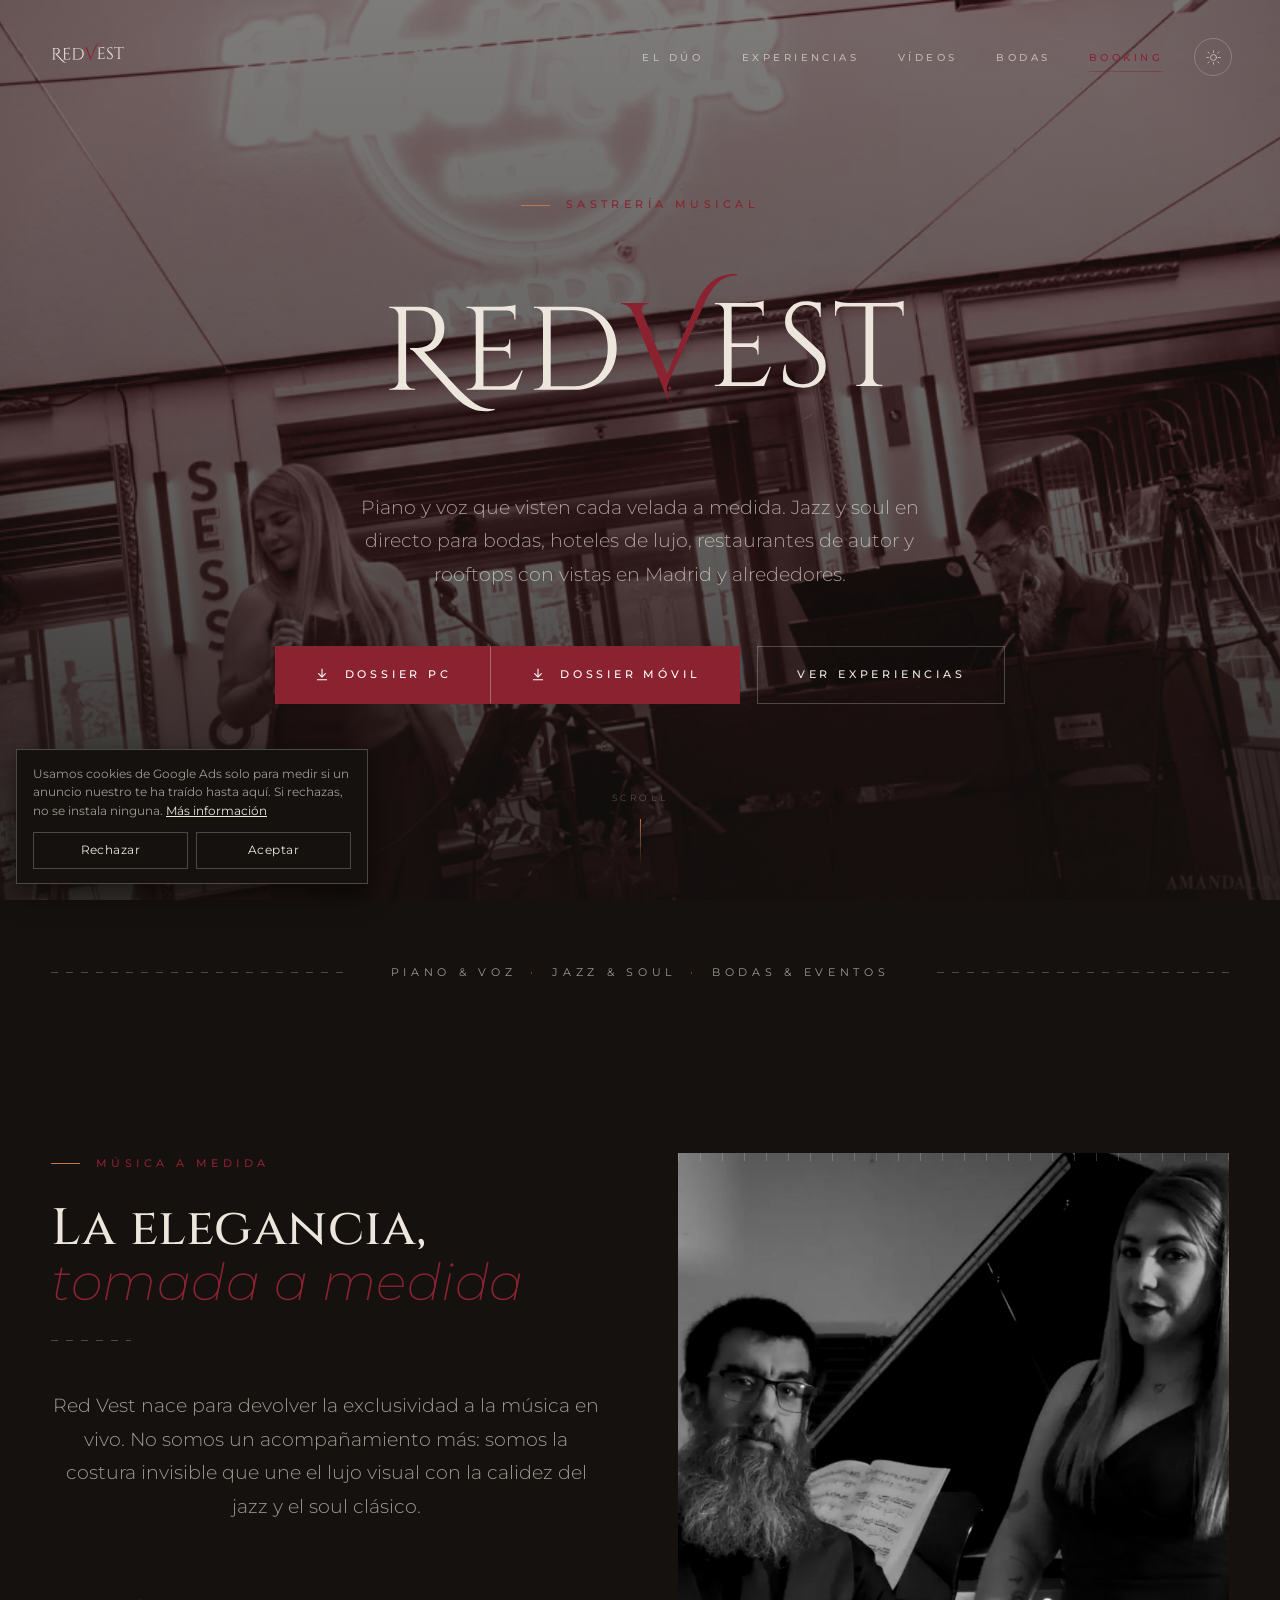
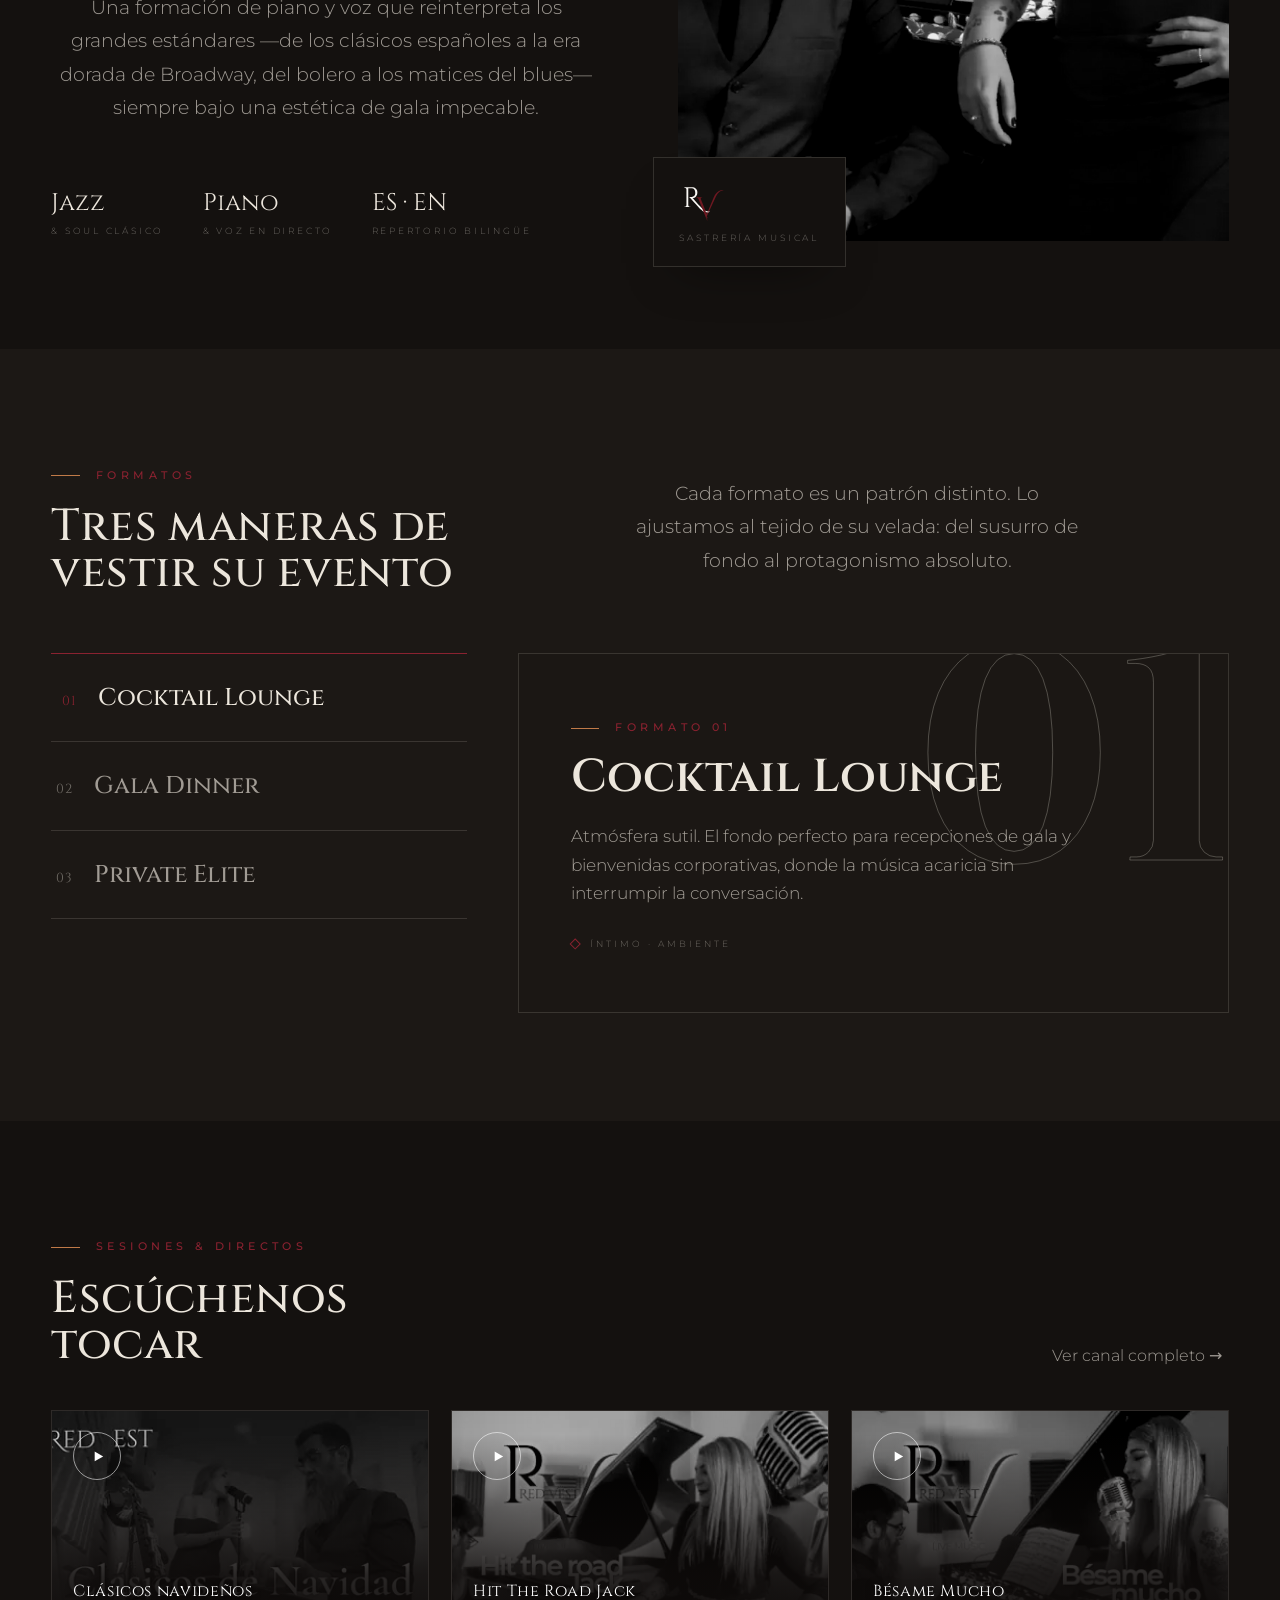
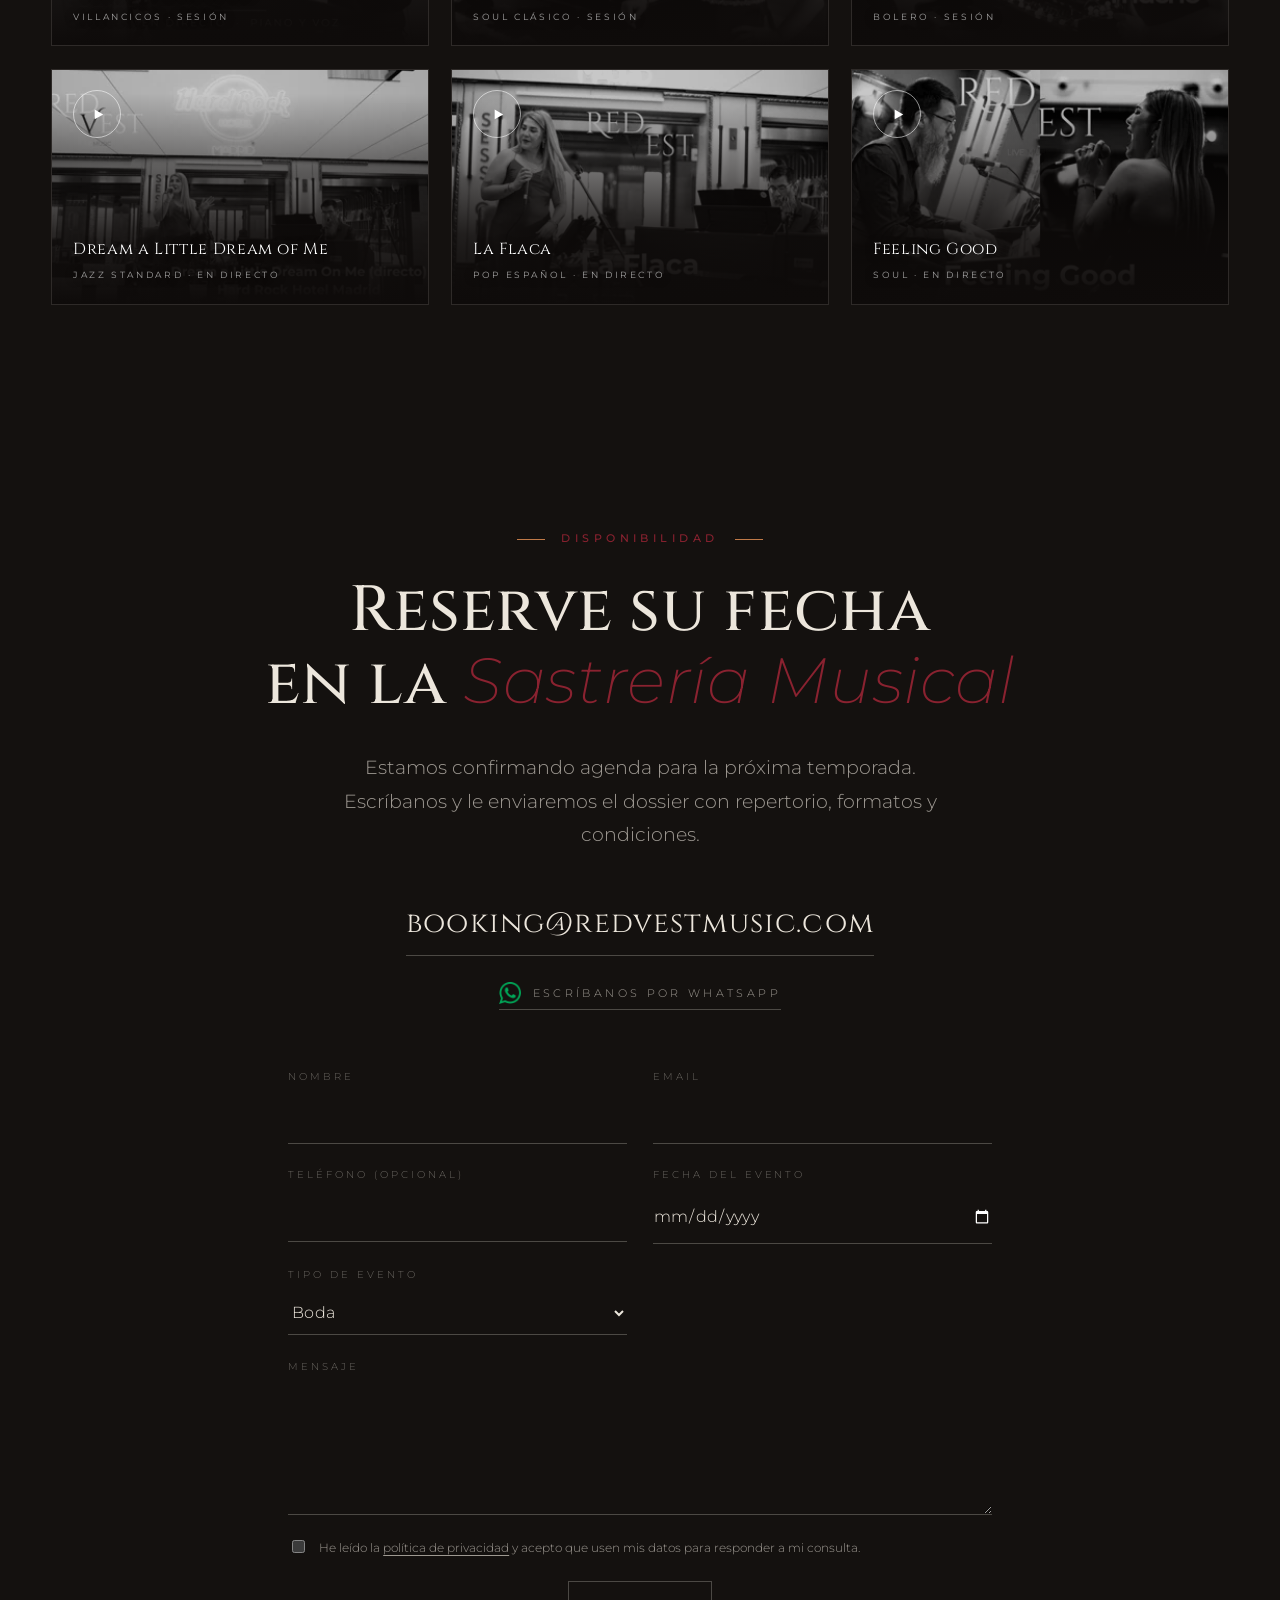
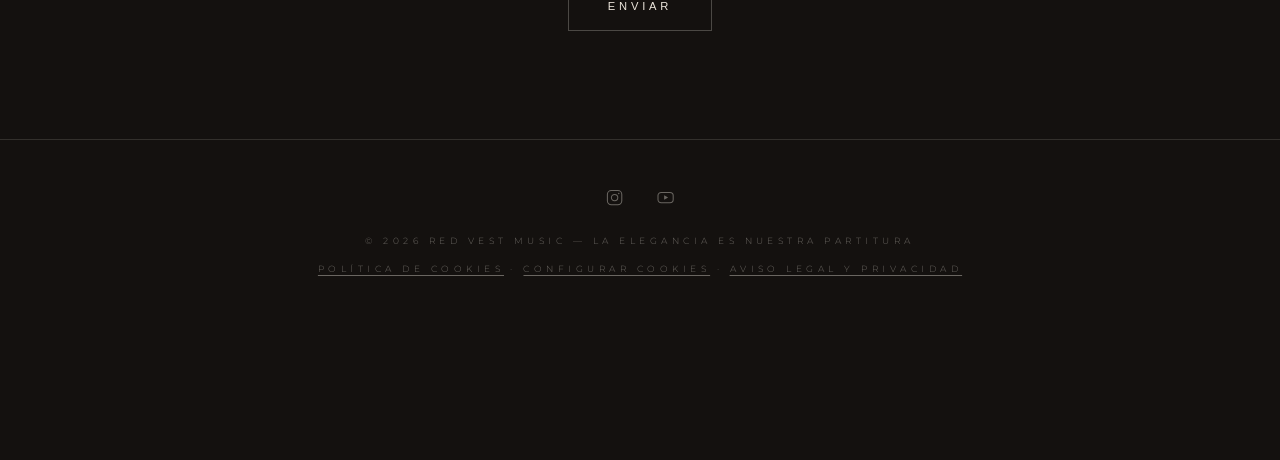
<file: index.html>
<!DOCTYPE html>
<html lang="es" data-palette="midnight" data-hero="centrado" data-duo="on" data-grain="off" data-metal="copper" data-theme-sync="on">

<head>
  <meta charset="UTF-8">
  <meta name="viewport" content="width=device-width, initial-scale=1.0">
  <title>Red Vest · Música en directo para bodas y eventos en Madrid | Dúo Piano &amp; Voz</title>
  <meta name="description" content="Dúo de piano y voz para bodas, hoteles de lujo y eventos exclusivos en Madrid y alrededores. Jazz, soul y boleros en directo — de los clásicos españoles a los grandes estándares internacionales. Booking: booking@redvestmusic.com">
  <meta name="keywords" content="música para bodas Madrid, música en directo para bodas, dúo piano y voz Madrid, música para hoteles Madrid, música para eventos Madrid, jazz en vivo Madrid, soul en directo, cantante y pianista para bodas, música ceremonia civil Madrid, música cóctel evento, grupo de música para bodas Madrid, música ambiente para restaurantes, música para hoteles de lujo, música elegante en vivo, música para banquetes">
  <meta name="author" content="Red Vest">
  <meta name="robots" content="index,follow,max-image-preview:large">
  <meta name="language" content="Spanish">
  <link rel="canonical" href="https://redvestmusic.com/">
  <meta name="theme-color" content="#14110F">

  <!-- Open Graph / Social -->
  <meta property="og:title" content="Red Vest · Música en directo para bodas y eventos en Madrid">
  <meta property="og:description" content="Dúo de piano y voz: jazz, soul y boleros en directo para bodas y eventos exclusivos en Madrid y alrededores.">
  <meta property="og:type" content="website">
  <meta property="og:url" content="https://redvestmusic.com/">
  <meta property="og:site_name" content="Red Vest">
  <meta property="og:image" content="https://redvestmusic.com/assets/RV_Stacked_Logo_bg_Negative.png">
  <meta property="og:image:width" content="2008">
  <meta property="og:image:height" content="1223">
  <meta property="og:image:alt" content="Red Vest — dúo de piano y voz para eventos">
  <meta property="og:locale" content="es_ES">
  <meta name="twitter:card" content="summary_large_image">
  <meta name="twitter:title" content="Red Vest · Música en directo para bodas y eventos en Madrid">
  <meta name="twitter:description" content="Dúo de piano y voz: jazz, soul y boleros en directo para bodas y eventos exclusivos en Madrid.">
  <meta name="twitter:image" content="https://redvestmusic.com/assets/RV_Stacked_Logo_bg_Negative.png">
  <link rel="me" href="https://www.instagram.com/redvestmusic">
  <link rel="me" href="https://www.youtube.com/@redvestmusic">

  <!-- Structured Data -->
  <script type="application/ld+json">
  {
    "@context": "https://schema.org",
    "@graph": [
      {
        "@type": "MusicGroup",
        "@id": "https://redvestmusic.com/#group",
        "name": "Red Vest",
        "alternateName": "Red Vest Music",
        "url": "https://redvestmusic.com/",
        "logo": "https://redvestmusic.com/assets/RV_Stacked_Logo_bg_Negative.png",
        "image": "https://redvestmusic.com/assets/RV_Stacked_Logo_bg_Negative.png",
        "description": "Dúo de piano y voz para bodas, hoteles de lujo y eventos exclusivos en Madrid y alrededores. Jazz, soul y boleros en directo, de los clásicos españoles a los grandes estándares internacionales.",
        "email": "booking@redvestmusic.com",
        "genre": ["Jazz", "Soul", "Bolero", "Música en directo"],
        "areaServed": [
          { "@type": "City", "name": "Madrid" },
          { "@type": "AdministrativeArea", "name": "Comunidad de Madrid" }
        ],
        "address": { "@type": "PostalAddress", "addressLocality": "Madrid", "addressRegion": "Comunidad de Madrid", "addressCountry": "ES" },
        "contactPoint": [{
          "@type": "ContactPoint",
          "contactType": "booking",
          "email": "booking@redvestmusic.com",
          "availableLanguage": ["es", "en"]
        }],
        "sameAs": [
          "https://www.instagram.com/redvestmusic",
          "https://www.youtube.com/@redvestmusic"
        ]
      },
      {
        "@type": "Service",
        "@id": "https://redvestmusic.com/#service",
        "serviceType": "Música en directo para eventos",
        "provider": { "@id": "https://redvestmusic.com/#group" },
        "areaServed": [
          { "@type": "City", "name": "Madrid" },
          { "@type": "AdministrativeArea", "name": "Comunidad de Madrid" }
        ],
        "audience": { "@type": "Audience", "audienceType": "Bodas, hoteles de lujo, restaurantes y eventos privados" },
        "hasOfferCatalog": {
          "@type": "OfferCatalog",
          "name": "Formatos Red Vest",
          "itemListElement": [
            { "@type": "Offer", "itemOffered": { "@type": "Service", "name": "Cocktail Lounge", "description": "Música ambiental para recepciones y bienvenidas." } },
            { "@type": "Offer", "itemOffered": { "@type": "Service", "name": "Gala Dinner", "description": "La música como protagonista en cenas de etiqueta." } },
            { "@type": "Offer", "itemOffered": { "@type": "Service", "name": "Private Elite", "description": "Repertorio a medida para eventos privados exclusivos." } }
          ]
        }
      },
      {
        "@type": "WebSite",
        "@id": "https://redvestmusic.com/#website",
        "url": "https://redvestmusic.com/",
        "name": "Red Vest",
        "inLanguage": "es-ES",
        "publisher": { "@id": "https://redvestmusic.com/#group" }
      }
    ]
  }
  </script>

  <link rel="preload" href="assets/fonts/montserrat-latin.woff2" as="font" type="font/woff2" crossorigin>
  <link rel="stylesheet" href="fonts.css">
  <link rel="stylesheet" href="styles.css">
  <link rel="stylesheet" href="consent.css">
  <link rel="stylesheet" href="contact.css">
  <link rel="stylesheet" href="whatsapp.css">
  <link rel="icon" href="assets/favicon.png" type="image/png">

  <!-- Apply tweak state before paint to avoid flash -->
  <script>
    var RV_TWEAKS = /*EDITMODE-BEGIN*/{
      "palette": "midnight",
      "hero": "centrado",
      "duotone": "on",
      "grain": "off",
      "metal": "copper"
    }/*EDITMODE-END*/;
    (function (t) {
      var r = document.documentElement;
      r.dataset.palette = t.palette;
      r.dataset.hero = t.hero;
      r.dataset.duo = t.duotone;
      r.dataset.grain = t.grain;
      r.dataset.metal = t.metal;
    })(RV_TWEAKS);
  </script>

  <!-- Google tag (gtag.js) -->
  <script async src="https://www.googletagmanager.com/gtag/js?id=AW-18553879747"></script>
  <script>
    window.dataLayer = window.dataLayer || [];
    function gtag(){dataLayer.push(arguments);}
    gtag('consent', 'default', {
      ad_storage: 'denied',
      ad_user_data: 'denied',
      ad_personalization: 'denied',
      analytics_storage: 'denied'
    });
    try {
      if (localStorage.getItem('rv-consent') === 'granted') {
        gtag('consent', 'update', {
          ad_storage: 'granted',
          ad_user_data: 'granted',
          ad_personalization: 'granted',
          analytics_storage: 'granted'
        });
      }
    } catch (e) {}
    gtag('js', new Date());

    gtag('config', 'AW-18553879747');
  </script>
</head>

<body>

  <!-- ===================== NAV ===================== -->
  <nav class="nav" id="nav" data-screen-label="Nav">
    <a href="#inicio" class="nav__brand" aria-label="Red Vest — inicio">
      <span class="nav__logo" data-logo-slot></span>
    </a>
    <button class="nav__toggle" id="navToggle" aria-label="Menú">
      <span></span><span></span><span></span>
    </button>
    <div class="nav__right">
      <div class="nav__menu" id="navMenu">
        <a href="#duo" class="nav__link">El Dúo</a>
        <a href="#experiencias" class="nav__link">Experiencias</a>
        <a href="#repertorio" class="nav__link">Vídeos</a>
        <a href="bodas/index.html" class="nav__link">Bodas</a>
        <a href="#booking" class="nav__link nav__link--book">Booking</a>
      </div>
      <button class="theme-toggle" id="themeToggle" aria-label="Cambiar entre modo claro y oscuro" title="Modo claro / oscuro">
        <svg class="ico-sun" viewBox="0 0 24 24" fill="none" stroke="currentColor" stroke-width="1.4" stroke-linecap="round"><circle cx="12" cy="12" r="4.2"/><path d="M12 2.5v2.4M12 19.1v2.4M4.2 4.2l1.7 1.7M18.1 18.1l1.7 1.7M2.5 12h2.4M19.1 12h2.4M4.2 19.8l1.7-1.7M18.1 5.9l1.7-1.7"/></svg>
        <svg class="ico-moon" viewBox="0 0 24 24" fill="currentColor"><path d="M20 14.2A8 8 0 1 1 9.8 4 6.4 6.4 0 0 0 20 14.2z"/></svg>
      </button>
    </div>
  </nav>

  <!-- ===================== HERO ===================== -->
  <header id="inicio" data-screen-label="Hero">
    <div class="hero">
      <div class="hero__copy">
        <h1 class="sr-only">Red Vest — música en directo para bodas, hoteles y eventos exclusivos en Madrid y alrededores. Dúo de piano y voz: jazz, soul y boleros, de clásicos españoles a estándares internacionales.</h1>
        <span class="eyebrow">Sastrería Musical</span>

        <svg id="brandmark" class="hero__wordmark lm-logo" viewBox="-659.49 -219.82 2000.01 666.64" xmlns="http://www.w3.org/2000/svg" role="img" aria-label="Red Vest">
          <g>
            <path fill="currentColor" d="M613.19,261.819c7.342,0,13.628-2.61,18.854-7.835c5.226-5.226,7.979-11.506,8.266-18.854V-2.135c0-6.778-2.69-12.5-8.054-17.16c-5.368-4.66-11.724-6.992-19.065-6.992h-5.082l-0.425-4.234h124.141c8.748,0,18.286-0.846,28.6-2.541c10.307-1.695,17.58-3.389,21.818-5.083v53.385h-4.238V7.612c0-6.781-2.329-12.563-6.986-17.371c-4.663-4.799-10.244-7.342-16.737-7.627h-86.433v130.917h71.605c5.645-0.278,10.445-2.393,14.402-6.355c3.952-3.952,5.932-8.895,5.932-14.827v-5.936h4.238v66.943h-4.238v-6.355c0-5.647-1.904-10.446-5.719-14.404c-3.814-3.953-8.547-6.071-14.196-6.354h-72.024v126.681h60.593c20.896,0,36.858-4.663,47.877-13.983c11.013-9.321,20.19-23.156,27.538-41.522h4.238l-24.578,68.641H607.683v-4.238H613.19z"></path>
            <path fill="currentColor" d="M852.569,248.685c-0.849-3.955-1.268-11.575-1.268-22.881c0-11.296,2.116-23.302,6.355-36.012h3.809c-0.287,3.111-0.425,6.218-0.425,9.323c0,17.228,5.22,31.564,15.676,43.002c10.451,11.442,24.292,17.161,41.522,17.161c17.798,0,32.413-5.363,43.856-16.101c11.437-10.729,17.155-24.217,17.155-40.457c0-16.238-5.507-29.448-16.524-39.618L881.38,87.691c-15.252-14.123-22.875-31.208-22.875-51.267c0-20.052,6.705-37.211,20.121-51.479c13.416-14.258,31.564-21.394,54.445-21.394c10.731,0,22.88,1.416,36.439,4.235h16.52v52.113h-3.809c0-13.274-4.595-23.864-13.772-31.776c-9.183-7.903-20.97-11.862-35.378-11.862c-14.403,0-26.482,4.808-36.223,14.405c-9.744,9.606-14.62,21.605-14.62,36.013c0,14.408,5.649,26.839,16.949,37.286l83.462,77.109c14.122,12.996,21.183,30.79,21.183,53.384c0,22.602-7.198,41.172-21.601,55.718c-14.409,14.552-33.618,21.818-57.623,21.818c-12.435,0-25.633-1.909-39.617-5.718C871.003,262.456,860.198,256.594,852.569,248.685z"></path>
            <path fill="currentColor" d="M1277.95,7.186c0-6.778-2.397-12.638-7.198-17.583c-4.813-4.938-10.463-7.55-16.95-7.838h-80.496v253.784c0.275,7.348,3.028,13.56,8.259,18.642c5.226,5.088,11.507,7.632,18.854,7.632h5.506v4.235h-92.782v-4.235h5.506c7.342,0,13.623-2.541,18.854-7.632c5.22-5.079,7.979-11.15,8.26-18.217V-18.238h-80.502c-6.779,0.288-12.498,2.899-17.162,7.838c-4.657,4.949-6.986,10.808-6.986,17.583v7.204l-4.238,0.424v-53.383c4.238,1.695,11.58,3.389,22.031,5.083s20.053,2.541,28.816,2.541h143.201c13.841,0,25.353-1.059,34.529-3.178c9.178-2.118,14.759-3.601,16.737-4.45v53.386l-4.233-0.424V7.186H1277.95z"></path>
            <circle class="lm-vest" fill="var(--wine)" cx="446.842" cy="274.309" r="5.314"></circle>
            <circle class="lm-vest" fill="var(--wine)" cx="450.029" cy="322.223" r="2.57"></circle>
            <circle class="lm-vest" fill="var(--wine)" cx="446.842" cy="300.801" r="4.438"></circle>
            <path class="lm-vest" id="Uve_2_" fill="var(--wine)" d="M313.196,0.945c-3.973-9.068-9.421-15.796-16.363-20.19c-6.952-4.394-13.965-6.59-21.045-6.59h-3.398v-4.251h95.645v4.251h-3.825c-8.507,0-14.173,3.971-17.007,11.903c-0.57,1.699-0.849,3.688-0.849,5.95c0,2.27,0.705,5.101,2.128,8.505l88.842,222.746L542.749-28.81c16.72-39.388,37.69-67.592,62.922-84.593c9.625-6.517,21.108-11.615,34.427-15.306c13.313-3.679,24.078-5.528,32.304-5.528c8.208,0,13.456,0,15.722,0v4.253c-13.318,0.569-25.788,3.186-37.397,7.861c-11.62,4.682-21.193,10.068-28.696,16.158c-7.508,6.097-14.81,14.173-21.888,24.228c-7.09,10.065-12.538,18.637-16.37,25.721c-3.826,7.086-8.291,16.152-13.388,27.206L453.671,225.833c-4.971,9.932-12.132,28.604-14.942,36.927c-7.835,23.253,5.61,63.484,5.61,65.041"></path>
            <path fill="currentColor" d="M-178.751,351.648c-11.865,3.103-22.39,4.663-31.564,4.663c-9.18,0-17.306-0.574-24.36-1.698c-7.063-1.13-14.621-3.321-22.669-6.567c-8.05-3.249-15.609-6.992-22.667-11.222c-7.063-4.239-14.127-9.473-21.183-15.677c-12.994-10.459-24.786-21.756-35.378-33.901c-10.59-12.137-31-34.951-61.223-68.423c-30.228-33.468-50.278-55.715-60.164-66.73c-9.892-11.016-17.515-16.8-22.88-17.371v-4.237c16.378,0,27.33-0.35,32.836-1.057c5.506-0.703,11.367-1.973,17.582-3.814c6.209-1.832,11.439-4.303,15.676-7.413c16.664-10.73,24.998-28.524,24.998-53.384c0-20.616-4.593-37.138-13.768-49.569c-9.183-12.427-22.106-18.784-38.769-19.066h-52.537v252.52c0,7.061,2.607,13.275,7.838,18.642c5.224,5.369,11.649,8.048,19.277,8.048h5.083l0.426,4.238h-92.787v-4.238h5.506c7.058,0,13.274-2.541,18.643-7.629c5.361-5.082,8.19-11.297,8.475-18.645V13.973c-0.284-7.342-3.039-13.624-8.261-18.854c-5.229-5.223-11.512-7.839-18.854-7.839h-5.506v-4.237h114.395c24.851,0,44.838,6.99,59.951,20.974c15.107,13.982,22.666,32.486,22.666,55.501c0,23.025-6.924,42.792-20.759,59.317c-13.841,16.522-30.789,24.786-50.841,24.786h-0.426c9.6,10.167,20.476,22.031,32.624,35.591c48.862,53.951,80.214,87.844,94.059,101.682c13.835,13.841,26.058,25.209,36.647,34.108c10.593,8.896,19.978,15.467,28.174,19.696c16.664,9.04,33.189,13.56,49.572,13.56c3.39,0,6.778-0.286,10.168-0.849V351.648z"></path>
            <path fill="currentColor" d="M-273.239,275.385c7.342,0,13.624-2.61,18.854-7.836c5.226-5.225,7.978-11.506,8.261-18.854V11.429c0-6.778-2.69-12.498-8.049-17.158c-5.369-4.661-11.724-6.991-19.066-6.991h-5.083l-0.423-4.237h124.139c8.751,0,18.284-0.849,28.599-2.54c10.308-1.695,17.582-3.39,21.819-5.083v53.383h-4.237v-7.63c0-6.777-2.329-12.563-6.989-17.371c-4.662-4.798-10.241-7.342-16.737-7.626h-86.432v130.918h71.604c5.647-0.277,10.446-2.398,14.404-6.355c3.953-3.953,5.932-8.899,5.932-14.832v-5.932h4.237v66.939h-4.237v-6.355c0-5.644-1.906-10.444-5.72-14.404c-3.813-3.951-8.546-6.069-14.193-6.354h-72.027v126.683h60.589c20.897,0,36.858-4.663,47.874-13.984c11.016-9.32,20.19-23.155,27.538-41.521h4.238l-24.575,68.641h-175.829v-4.238h5.509V275.385z"></path>
            <path fill="currentColor" d="M215.059,23.929c28.103,27.261,42.154,63.063,42.154,107.401c0,44.349-14.052,80.151-42.154,107.405c-28.107,27.257-64.757,40.888-109.945,40.888h-143.63v-4.238h5.507c7.342,0,13.622-2.61,18.854-7.836c5.224-5.225,7.976-11.506,8.261-18.854V11.429c0-6.778-2.754-12.498-8.261-17.158c-5.506-4.661-11.797-6.991-18.854-6.991h-5.085l-0.422-4.237h143.63C150.302-16.958,186.952-3.328,215.059,23.929z M21.649-4.247v271.159h83.465c23.726,0,44.697-5.649,62.917-16.949c18.218-11.293,32.338-27.182,42.368-47.664c10.023-20.478,15.042-44.126,15.042-70.965c0-40.675-11.089-73.437-33.259-98.297C170.004,8.187,140.984-4.247,105.117-4.247H21.649z"></path>
          </g>
        </svg>

        <p class="lede">Piano y voz que visten cada velada a medida. Jazz y soul en directo para bodas, hoteles de lujo, restaurantes de autor y rooftops con vistas en Madrid y alrededores.</p>

        <div class="hero__actions">
          <div class="hero__dossier" role="group" aria-label="Descargar dossier">
            <a href="https://drive.google.com/file/d/15PTk-KpDkAOPHV0LEqihn-02PngkFRr-/view?usp=drive_link" class="btn btn-wine hero__dossier-link" target="_blank" rel="noopener noreferrer">
              <svg class="hero__dossier-icon" viewBox="0 0 24 24" fill="none" stroke="currentColor" stroke-width="1.6" stroke-linecap="round" stroke-linejoin="round" aria-hidden="true"><path d="M12 3v11"/><path d="m7 10 5 5 5-5"/><path d="M5 19h14"/></svg>
              Dossier PC
            </a>
            <a href="https://drive.google.com/file/d/1-KsxnZRcZj-bfl2OVxy1sMebnj2odBSb/view?usp=drive_link" class="btn btn-wine hero__dossier-link" target="_blank" rel="noopener noreferrer">
              <svg class="hero__dossier-icon" viewBox="0 0 24 24" fill="none" stroke="currentColor" stroke-width="1.6" stroke-linecap="round" stroke-linejoin="round" aria-hidden="true"><path d="M12 3v11"/><path d="m7 10 5 5 5-5"/><path d="M5 19h14"/></svg>
              Dossier móvil
            </a>
          </div>
          <a href="#experiencias" class="btn">Ver experiencias</a>
        </div>
      </div>

      <div class="hero__media">
        <div class="photo photo--center grain">
          <picture>
            <source type="image/webp" srcset="assets/hero_home-480.webp 480w, assets/hero_home-768.webp 768w, assets/hero_home-896.webp 896w" sizes="100vw">
            <img src="assets/hero_home.webp" alt="Red Vest — piano y voz en directo" width="1920" height="1280" fetchpriority="high" decoding="async">
          </picture>
        </div>
      </div>

      <div class="hero__scroll">
        <span>Scroll</span>
        <span class="line"></span>
      </div>
    </div>
  </header>

  <!-- ===================== SEAM TAGLINE ===================== -->
  <div class="section" style="padding-block: clamp(3rem,7vh,5rem)">
    <div class="wrap">
      <div class="tagline-row reveal">
        <span class="seam-h"></span>
        <p class="tagline">Piano &amp; Voz <span class="dot">·</span> Jazz &amp; Soul <span class="dot">·</span> Bodas &amp; Eventos</p>
        <span class="seam-h"></span>
      </div>
    </div>
  </div>

  <!-- ===================== EL DÚO ===================== -->
  <section id="duo" class="section" data-screen-label="El Dúo">
    <div class="wrap">
      <div class="duo">
        <div class="duo__copy">
          <span class="eyebrow reveal">Música a medida</span>
          <h2 class="display duo__title reveal d1">La elegancia,<br><em>tomada a medida</em></h2>
          <span class="seam-h reveal d1" style="max-width:5rem"></span>
          <p class="lede reveal d2">Red Vest nace para devolver la exclusividad a la música en vivo. No somos un acompañamiento más: somos la costura invisible que une el lujo visual con la calidez del jazz y el soul clásico.</p>
          <p class="lede reveal d2">Una formación de piano y voz que reinterpreta los grandes estándares —de los clásicos españoles a la era dorada de Broadway, del bolero a los matices del blues— siempre bajo una estética de gala impecable.</p>
          <div class="signature reveal d3">
            <div class="item"><div class="k serif">Jazz</div><div class="v">&amp; Soul clásico</div></div>
            <div class="item"><div class="k serif">Piano</div><div class="v">&amp; Voz en directo</div></div>
            <div class="item"><div class="k serif">ES · EN</div><div class="v">Repertorio bilingüe</div></div>
          </div>
        </div>
        <div class="duo__media reveal d1">
          <div class="photo photo--top duo__photo ticked photo--bw">
            <picture>
              <source type="image/webp" srcset="assets/main_photo-480.webp 480w, assets/main_photo-768.webp 768w, assets/main_photo-896.webp 896w" sizes="(max-width:900px) 100vw, 46vw">
              <img src="assets/main_photo-896.webp" alt="Red Vest al piano" width="896" height="1184" loading="lazy" decoding="async">
            </picture>
          </div>
          <div class="duo__badge">
            <span class="big" aria-hidden="true">
              <img class="duo__badge-icon duo__badge-icon--negative" src="assets/RV_Jewel_Symbol_Negative.svg" alt="" width="48" height="48">
              <img class="duo__badge-icon duo__badge-icon--positive" src="assets/RV_Jewel_Symbol_Positive.svg" alt="" width="48" height="48">
            </span>
            <span class="small">Sastrería Musical</span>
          </div>
        </div>
      </div>
    </div>
  </section>

  <!-- ===================== EXPERIENCIAS ===================== -->
  <section id="experiencias" class="section exp" data-screen-label="Experiencias">
    <div class="wrap">
      <div class="exp__head">
        <div>
          <span class="eyebrow reveal">Formatos</span>
          <h2 class="display exp__title reveal d1" style="margin-top:1.2rem">Tres maneras de<br>vestir su evento</h2>
        </div>
        <p class="lede reveal d2" style="max-width:34ch">Cada formato es un patrón distinto. Lo ajustamos al tejido de su velada: del susurro de fondo al protagonismo absoluto.</p>
      </div>

      <div class="formats reveal d1">
        <div class="formats__nav" id="fmtNav">
          <button class="fmt-tab active" data-i="0"><span class="fmt-tab__bar"></span><span class="fmt-tab__n">01</span><span class="fmt-tab__name">Cocktail Lounge</span></button>
          <button class="fmt-tab" data-i="1"><span class="fmt-tab__bar"></span><span class="fmt-tab__n">02</span><span class="fmt-tab__name">Gala Dinner</span></button>
          <button class="fmt-tab" data-i="2"><span class="fmt-tab__bar"></span><span class="fmt-tab__n">03</span><span class="fmt-tab__name">Private Elite</span></button>
        </div>
        <div class="formats__stage" id="fmtStage">
          <span class="fmt-ghost" id="fmtGhost">01</span>
          <div class="fmt-body" id="fmtBody">
            <span class="eyebrow" id="fmtKicker">Formato 01</span>
            <h3 class="fmt-name" id="fmtName">Cocktail Lounge</h3>
            <p class="fmt-desc" id="fmtDesc">Atmósfera sutil. El fondo perfecto para recepciones de gala y bienvenidas corporativas, donde la música acaricia sin interrumpir la conversación.</p>
            <span class="fmt-tag" id="fmtTag">Íntimo · Ambiente</span>
          </div>
        </div>
      </div>
    </div>
  </section>

  <!-- ===================== VÍDEOS (SESIONES + DIRECTOS) ===================== -->
  <section id="repertorio" class="section" data-screen-label="Vídeos">
    <div class="wrap">
      <div class="exp__head" style="margin-bottom:2.6rem">
        <div>
          <span class="eyebrow reveal">Sesiones &amp; directos</span>
          <h2 class="display exp__title reveal d1" style="margin-top:1.2rem">Escúchenos<br>tocar</h2>
        </div>
        <a href="https://www.youtube.com/@redvestmusic" target="_blank" rel="noopener" class="btn-ghost reveal d2" style="align-self:flex-end">Ver canal completo <span class="arrow">→</span></a>
      </div>

      <div class="media__grid">
        <a class="vid reveal" data-season="resto" href="https://www.youtube.com/watch?v=bHL8_QDHadM" target="_blank" rel="noopener">
          <img src="assets/yt-fly-400.webp" alt="Fly Me To The Moon — Red Vest" loading="lazy" decoding="async">
          <div class="vid__overlay">
            <span class="vid__play"><svg viewBox="0 0 24 24" fill="currentColor"><path d="M5 3l16 9-16 9z"/></svg></span>
            <span class="vid__label">Fly Me To The Moon<span>Jazz standard · Sesión</span></span>
          </div>
        </a>
        <a class="vid reveal" data-season="navidad" hidden href="https://www.youtube.com/watch?v=q-8Wjq5Qzt8" target="_blank" rel="noopener">
          <img src="assets/yt-navidad-400.webp" alt="Clásicos navideños — Red Vest" loading="lazy" decoding="async">
          <div class="vid__overlay">
            <span class="vid__play"><svg viewBox="0 0 24 24" fill="currentColor"><path d="M5 3l16 9-16 9z"/></svg></span>
            <span class="vid__label">Clásicos navideños<span>Villancicos · Sesión</span></span>
          </div>
        </a>
        <a class="vid reveal d1" href="https://www.youtube.com/watch?v=3yUndyYxe5s" target="_blank" rel="noopener">
          <img src="assets/yt-hit_the_road-400.webp" alt="Hit The Road Jack — Red Vest" loading="lazy" decoding="async">
          <div class="vid__overlay">
            <span class="vid__play"><svg viewBox="0 0 24 24" fill="currentColor"><path d="M5 3l16 9-16 9z"/></svg></span>
            <span class="vid__label">Hit The Road Jack<span>Soul clásico · Sesión</span></span>
          </div>
        </a>
        <a class="vid reveal d2" href="https://www.youtube.com/watch?v=v73Bj7pbpmw" target="_blank" rel="noopener">
          <img src="assets/yt-besame-400.webp" alt="Bésame Mucho — Red Vest" loading="lazy" decoding="async">
          <div class="vid__overlay">
            <span class="vid__play"><svg viewBox="0 0 24 24" fill="currentColor"><path d="M5 3l16 9-16 9z"/></svg></span>
            <span class="vid__label">Bésame Mucho<span>Bolero · Sesión</span></span>
          </div>
        </a>
        <a class="vid reveal" href="https://www.youtube.com/watch?v=juX0-DUq-DI" target="_blank" rel="noopener">
          <img src="assets/yt-dream-400.webp" alt="Dream a Little Dream of Me — Red Vest" loading="lazy" decoding="async">
          <div class="vid__overlay">
            <span class="vid__play"><svg viewBox="0 0 24 24" fill="currentColor"><path d="M5 3l16 9-16 9z"/></svg></span>
            <span class="vid__label">Dream a Little Dream of Me<span>Jazz standard · En directo</span></span>
          </div>
        </a>
        <a class="vid reveal d1" href="https://www.youtube.com/watch?v=Lhr_Wz1Da14" target="_blank" rel="noopener">
          <img src="assets/yt-la_flaca-400.webp" alt="La Flaca — Red Vest" loading="lazy" decoding="async">
          <div class="vid__overlay">
            <span class="vid__play"><svg viewBox="0 0 24 24" fill="currentColor"><path d="M5 3l16 9-16 9z"/></svg></span>
            <span class="vid__label">La Flaca<span>Pop español · En directo</span></span>
          </div>
        </a>
        <a class="vid reveal d2" href="https://www.youtube.com/watch?v=MFTEsU4Vvks" target="_blank" rel="noopener">
          <img src="assets/yt-feeling-400.webp" alt="Feeling Good — Red Vest" loading="lazy" decoding="async">
          <div class="vid__overlay">
            <span class="vid__play"><svg viewBox="0 0 24 24" fill="currentColor"><path d="M5 3l16 9-16 9z"/></svg></span>
            <span class="vid__label">Feeling Good<span>Soul · En directo</span></span>
          </div>
        </a>
      </div>
      <script>
        (function () {
          var d = new Date(), m = d.getMonth(), day = d.getDate();
          var navidad = m >= 10 || (m === 0 && day <= 6);
          var show = navidad ? 'navidad' : 'resto';
          var cards = document.querySelectorAll('.media__grid [data-season]');
          for (var i = 0; i < cards.length; i++) {
            cards[i].hidden = cards[i].getAttribute('data-season') !== show;
          }
        })();
      </script>
    </div>
  </section>

  <!-- ===================== BOOKING ===================== -->
  <section id="booking" class="section booking grain-fixed" data-screen-label="Booking">
    <div class="wrap-tight">
      <span class="eyebrow center reveal" style="justify-content:center">Disponibilidad</span>
      <h2 class="display booking__title reveal d1" style="margin-top:1.8rem">Reserve su fecha<br>en la <em>Sastrería Musical</em></h2>
      <p class="lede reveal d2" style="margin:2rem auto 3rem; text-align:center">Estamos confirmando agenda para la próxima temporada. Escríbanos y le enviaremos el dossier con repertorio, formatos y condiciones.</p>
      <div class="reveal d2">
        <a href="mailto:booking@redvestmusic.com" class="booking__mail">booking@redvestmusic.com</a>
      </div>
      <div class="reveal d2 wa-row">
        <a href="https://wa.me/34600269239?s=p&text=Hola%2C%20me%20gustar%C3%ADa%20informaci%C3%B3n%20sobre%20su%20m%C3%BAsica%20en%20directo%20para%20un%20evento." target="_blank" rel="noopener" class="wa-link"><img class="wa-icon" src="assets/whatsapp-icon.png" alt="" width="96" height="96"><span>Escríbanos por WhatsApp</span></a>
      </div>

      <form name="contacto" method="POST" action="/gracias/" class="contact reveal d2" data-netlify="true" netlify-honeypot="bot-field">
        <input type="hidden" name="form-name" value="contacto">
        <input type="hidden" name="origen" value="home">
        <p class="contact__trap" hidden><label>No rellenar: <input name="bot-field"></label></p>
        <label class="contact__field">Nombre
          <input type="text" name="nombre" required autocomplete="name">
        </label>
        <label class="contact__field">Email
          <input type="email" name="email" required autocomplete="email">
        </label>
        <label class="contact__field">Teléfono (opcional)
          <input type="tel" name="telefono" autocomplete="tel">
        </label>
        <label class="contact__field">Fecha del evento
          <input type="date" name="fecha">
        </label>
        <label class="contact__field">Tipo de evento
          <select name="tipo">
            <option value="boda">Boda</option>
            <option value="hotel">Hotel</option>
            <option value="evento">Otro evento</option>
          </select>
        </label>
        <label class="contact__field contact__field--wide">Mensaje
          <textarea name="mensaje" rows="4" required></textarea>
        </label>
        <label class="contact__legal">
          <input type="checkbox" name="privacidad" required>
          <span>He leído la <a href="/privacidad/">política de privacidad</a> y acepto que usen mis datos para responder a mi consulta.</span>
        </label>
        <button type="submit" class="btn contact__submit">Enviar</button>
      </form>
    </div>
  </section>

  <!-- ===================== FOOTER ===================== -->
  <footer class="foot">
    <div class="social">
      <a href="https://www.instagram.com/redvestmusic" target="_blank" rel="noopener" aria-label="Instagram">
        <svg viewBox="0 0 24 24" fill="none" stroke="currentColor" stroke-width="1.3"><rect x="3" y="3" width="18" height="18" rx="5"/><circle cx="12" cy="12" r="4"/><circle cx="17.2" cy="6.8" r="0.9" fill="currentColor" stroke="none"/></svg>
      </a>
      <a href="https://www.youtube.com/@redvestmusic" target="_blank" rel="noopener" aria-label="YouTube">
        <svg viewBox="0 0 24 24" fill="none" stroke="currentColor" stroke-width="1.3"><rect x="2.5" y="5.5" width="19" height="13" rx="4"/><path d="M10.2 9.2l5 2.8-5 2.8z" fill="currentColor" stroke="none"/></svg>
      </a>
    </div>
    <p>© 2026 Red Vest Music — La elegancia es nuestra partitura</p>
    <p class="foot__legal"><a href="/cookies/">Política de cookies</a> · <a href="#" data-consent-open>Configurar cookies</a> · <a href="/privacidad/">Aviso legal y privacidad</a></p>
  </footer>

  <!-- ===================== TWEAKS PANEL ===================== -->
  <aside class="tw" id="twPanel" hidden aria-label="Tweaks">
    <div class="tw__head">
      <span class="tw__title">Tweaks</span>
      <button class="tw__close" id="twClose" aria-label="Cerrar">✕</button>
    </div>
    <div class="tw__body">
      <div class="tw__group">
        <span class="tw__label">Paleta</span>
        <div class="tw__seg" data-tw="palette">
          <button data-val="midnight">Medianoche</button>
          <button data-val="claro">Atelier Claro</button>
          <button data-val="cobre">Vino &amp; Cobre</button>
        </div>
      </div>
      <div class="tw__group">
        <span class="tw__label">Hero</span>
        <div class="tw__seg" data-tw="hero">
          <button data-val="editorial">Editorial</button>
          <button data-val="centrado">Centrado</button>
          <button data-val="portico">Pórtico</button>
        </div>
      </div>
      <div class="tw__group">
        <span class="tw__label">Detalle metálico</span>
        <div class="tw__seg" data-tw="metal">
          <button data-val="brass">Latón</button>
          <button data-val="copper">Cobre</button>
          <button data-val="none">Ninguno</button>
        </div>
      </div>
      <div class="tw__group">
        <span class="tw__label">Fotografía</span>
        <div class="tw__seg" data-tw="duotone">
          <button data-val="on">Duotono</button>
          <button data-val="off">Natural</button>
        </div>
      </div>
      <div class="tw__group">
        <span class="tw__label">Grano de película</span>
        <div class="tw__seg" data-tw="grain">
          <button data-val="on">Activado</button>
          <button data-val="off">Desactivado</button>
        </div>
      </div>
    </div>
  </aside>

  <div class="film-grain" aria-hidden="true"></div>

  <script src="app.js"></script>
  <script src="tweaks.js"></script>
  <a href="https://wa.me/34600269239?s=p&text=Hola%2C%20me%20gustar%C3%ADa%20informaci%C3%B3n%20sobre%20su%20m%C3%BAsica%20en%20directo%20para%20un%20evento." target="_blank" rel="noopener" class="wa-float" aria-label="WhatsApp"><img class="wa-icon" src="assets/whatsapp-icon.png" alt="" width="96" height="96"></a>
  <script src="whatsapp.js"></script>
  <script src="consent.js"></script>
</body>

</html>
</file>
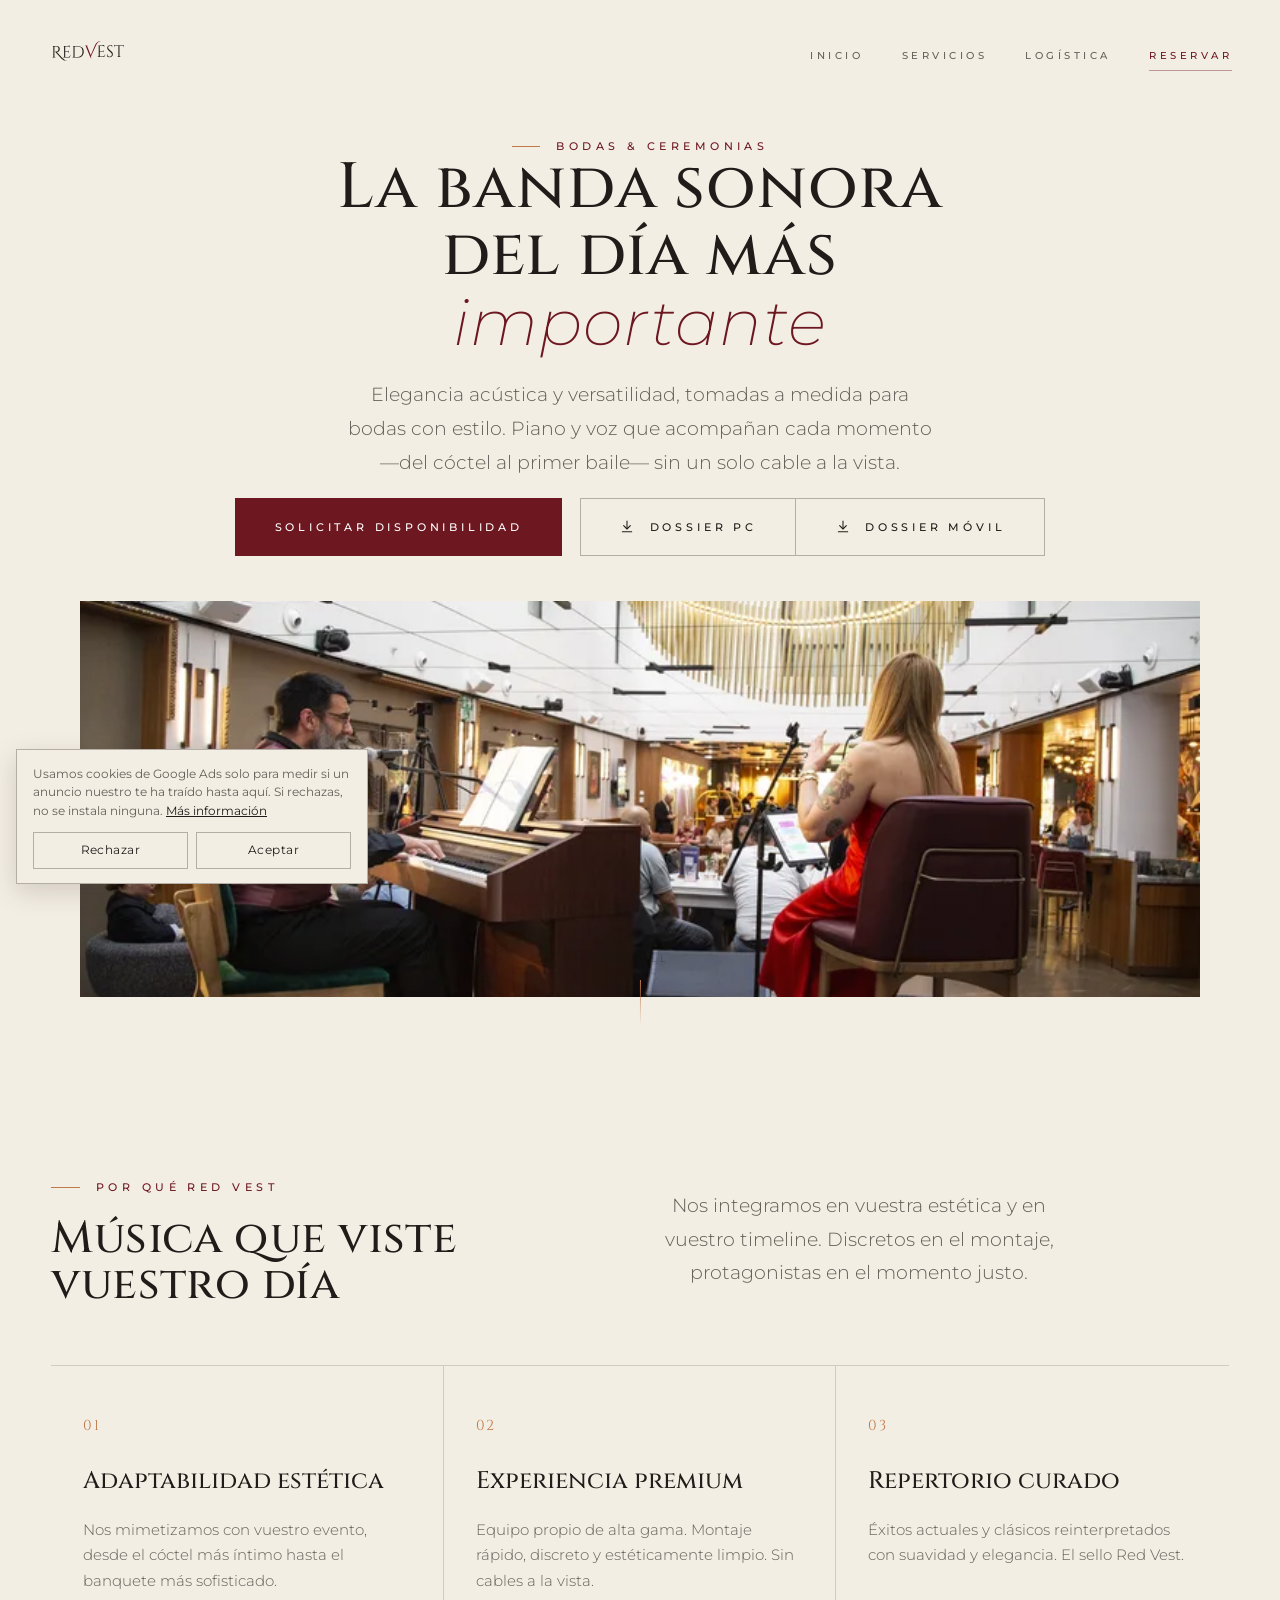
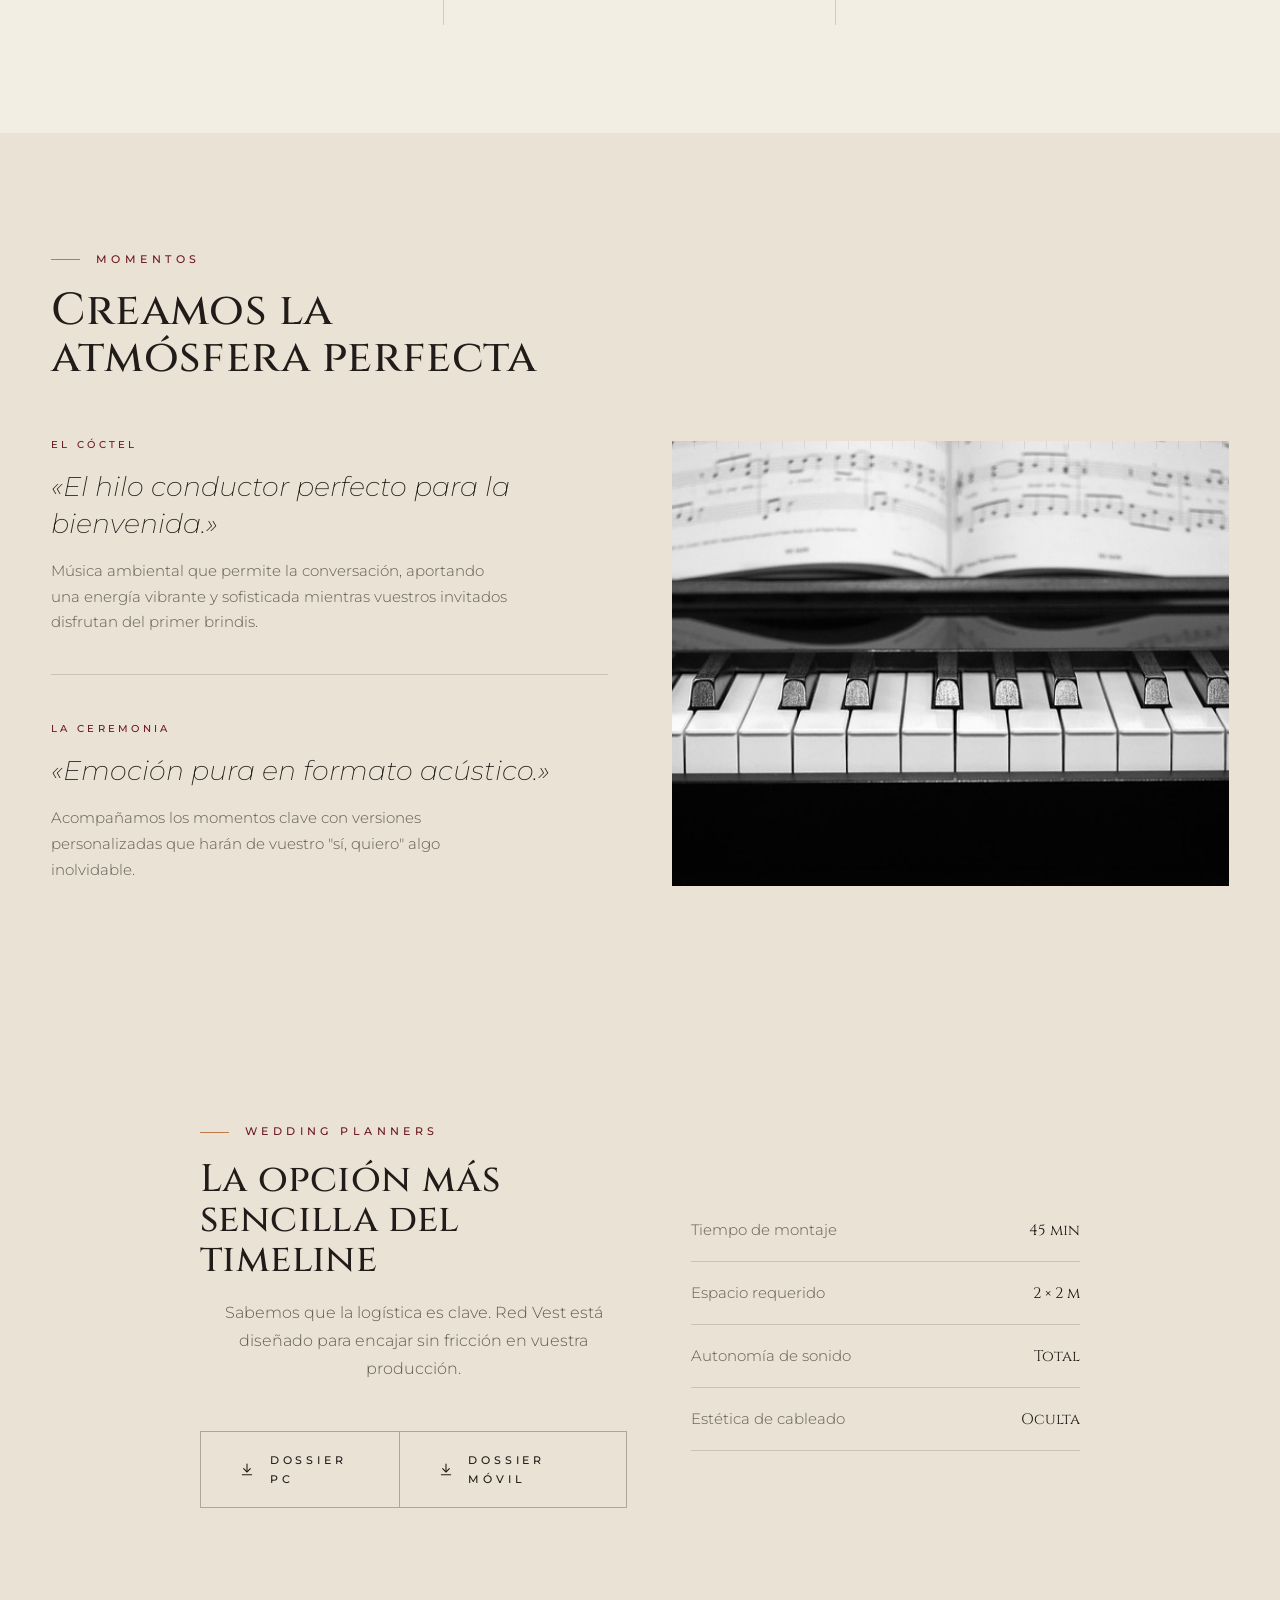
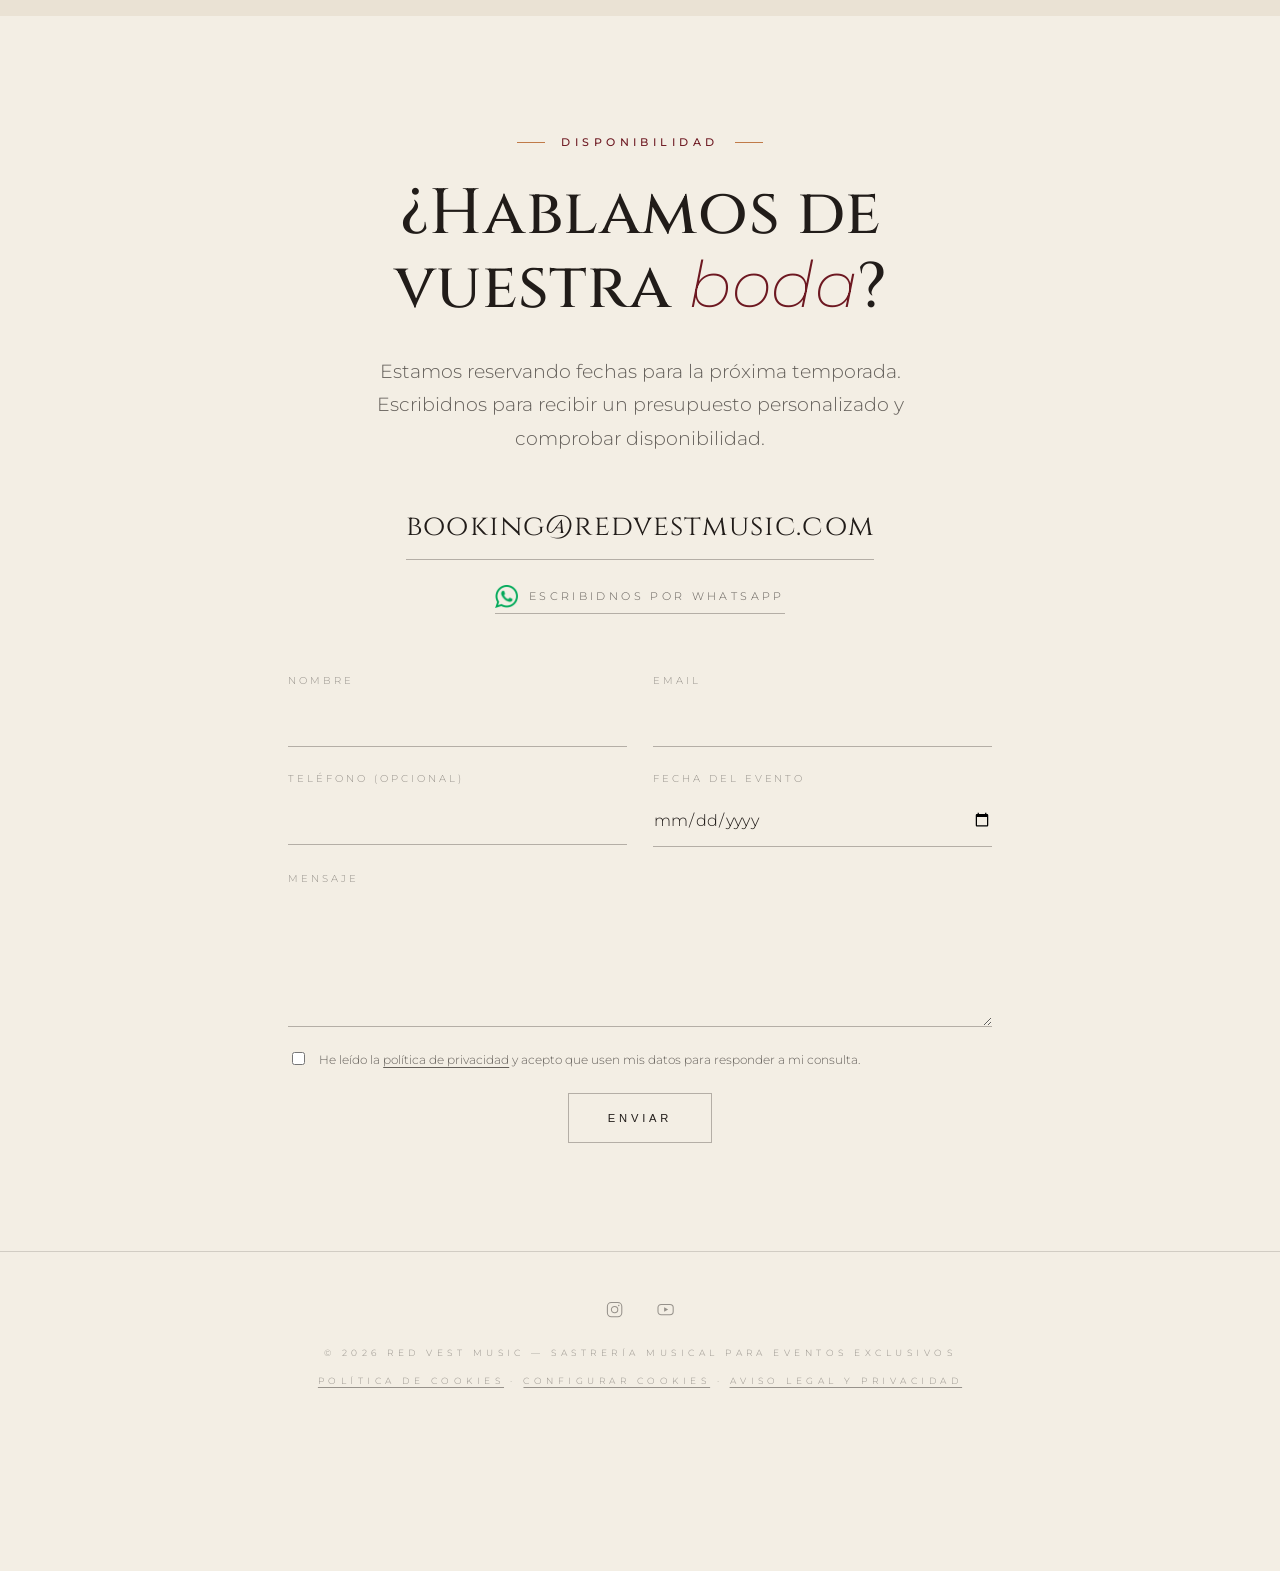
<file: bodas/index.html>
<!DOCTYPE html>
<html lang="es" data-palette="claro" data-hero="portico" data-duo="off" data-grain="off" data-metal="copper">

<head>
  <meta charset="UTF-8">
  <meta name="viewport" content="width=device-width, initial-scale=1.0">
  <title>Música para bodas en Madrid · Dúo piano y voz en directo | Red Vest</title>
  <meta name="description" content="Música en vivo a medida para bodas en Madrid y alrededores: cóctel, ceremonia civil y banquete. Dúo de piano y voz con estética de gala — jazz, soul y boleros, de clásicos españoles a internacionales. Pide presupuesto: booking@redvestmusic.com">
  <meta name="keywords" content="música para bodas Madrid, música en directo para bodas Madrid, música ceremonia civil Madrid, dúo piano y voz boda, música cóctel boda, música banquete boda, música primer baile, cantante para bodas Madrid, pianista para bodas Madrid, música elegante boda, grupo música boda en vivo">
  <meta name="author" content="Red Vest">
  <meta name="robots" content="index,follow,max-image-preview:large">
  <meta name="language" content="Spanish">
  <link rel="canonical" href="https://redvestmusic.com/bodas/">
  <meta name="theme-color" content="#F3EEE4">

  <!-- Open Graph / Social -->
  <meta property="og:title" content="Música para bodas en Madrid · Dúo piano y voz | Red Vest">
  <meta property="og:description" content="Cóctel, ceremonia y banquete con piano y voz en directo. Elegancia acústica a medida para vuestra boda.">
  <meta property="og:type" content="website">
  <meta property="og:url" content="https://redvestmusic.com/bodas/">
  <meta property="og:site_name" content="Red Vest">
  <meta property="og:image" content="https://redvestmusic.com/assets/main_photo.webp">
  <meta property="og:image:alt" content="Red Vest — música en directo para bodas">
  <meta property="og:locale" content="es_ES">
  <meta name="twitter:card" content="summary_large_image">
  <meta name="twitter:title" content="Música para bodas en Madrid · Dúo piano y voz | Red Vest">
  <meta name="twitter:description" content="Cóctel, ceremonia y banquete con piano y voz en directo. Elegancia acústica a medida.">
  <meta name="twitter:image" content="https://redvestmusic.com/assets/main_photo.webp">

  <!-- Structured Data -->
  <script type="application/ld+json">
  {
    "@context": "https://schema.org",
    "@graph": [
      {
        "@type": "Service",
        "@id": "https://redvestmusic.com/bodas/#service",
        "name": "Música en directo para bodas",
        "serviceType": "Música para bodas y ceremonias",
        "description": "Dúo de piano y voz para bodas en Madrid y alrededores: música de cóctel, ceremonia civil y banquete. Jazz, soul y boleros en directo con estética de gala.",
        "provider": {
          "@type": "MusicGroup",
          "name": "Red Vest",
          "url": "https://redvestmusic.com/",
          "email": "booking@redvestmusic.com",
          "sameAs": [
            "https://www.instagram.com/redvestmusic",
            "https://www.youtube.com/@redvestmusic"
          ]
        },
        "areaServed": [
          { "@type": "City", "name": "Madrid" },
          { "@type": "AdministrativeArea", "name": "Comunidad de Madrid" }
        ],
        "audience": { "@type": "Audience", "audienceType": "Parejas, wedding planners y bodas exclusivas" }
      },
      {
        "@type": "BreadcrumbList",
        "itemListElement": [
          { "@type": "ListItem", "position": 1, "name": "Inicio", "item": "https://redvestmusic.com/" },
          { "@type": "ListItem", "position": 2, "name": "Bodas", "item": "https://redvestmusic.com/bodas/" }
        ]
      },
      {
        "@type": "FAQPage",
        "mainEntity": [
          {
            "@type": "Question",
            "name": "¿Qué momentos de la boda ameniza Red Vest?",
            "acceptedAnswer": { "@type": "Answer", "text": "Acompañamos el cóctel de bienvenida, la ceremonia civil y el banquete con música en directo de piano y voz adaptada a cada momento." }
          },
          {
            "@type": "Question",
            "name": "¿Cuánto tarda el montaje?",
            "acceptedAnswer": { "@type": "Answer", "text": "El montaje es de unos 45 minutos, con equipo propio, autonomía total de sonido y cableado oculto para no interferir en la estética del evento." }
          },
          {
            "@type": "Question",
            "name": "¿Qué repertorio interpretáis?",
            "acceptedAnswer": { "@type": "Answer", "text": "Jazz, soul y boleros: desde clásicos españoles a grandes estándares internacionales, reinterpretados con elegancia. El repertorio se personaliza para cada boda." }
          }
        ]
      }
    ]
  }
  </script>

  <link rel="preload" href="../assets/fonts/montserrat-latin.woff2" as="font" type="font/woff2" crossorigin>
  <link rel="stylesheet" href="../fonts.css">
  <link rel="stylesheet" href="../styles.css">
  <link rel="stylesheet" href="../consent.css">
  <link rel="stylesheet" href="../contact.css">
  <link rel="stylesheet" href="../whatsapp.css">
  <link rel="icon" href="../assets/favicon.png" type="image/png">

  <script>
    var RV_TWEAKS = /*EDITMODE-BEGIN*/{
      "palette": "claro",
      "hero": "portico",
      "duotone": "off",
      "grain": "off",
      "metal": "copper"
    }/*EDITMODE-END*/;
    (function (t) {
      var r = document.documentElement;
      r.dataset.palette = t.palette;
      r.dataset.hero = t.hero;
      r.dataset.duo = t.duotone;
      r.dataset.grain = t.grain;
      r.dataset.metal = t.metal;
    })(RV_TWEAKS);
  </script>

  <style>
    /* page-specific: bodas */
    .values {
      display: grid;
      grid-template-columns: repeat(3, 1fr);
      border-top: 1px solid var(--hair);
    }
    .value {
      padding: 2.8rem clamp(1rem, 2.5vw, 2.4rem) 1rem;
      border-right: 1px solid var(--hair);
    }
    .value:last-child { border-right: none; }
    .value__n { font-family: "Cinzel", serif; color: var(--metal); font-size: 0.9rem; letter-spacing: 0.1em; }
    .value__t { font-family: "Cinzel", serif; font-size: clamp(1.2rem, 2vw, 1.5rem); margin: 1.4rem 0 0.9rem; font-weight: 500; }
    .value__d { color: var(--ink-soft); font-size: 0.95rem; }

    .atmos { display: grid; grid-template-columns: 1fr 1fr; gap: clamp(2rem, 5vw, 5rem); align-items: center; }
    .atmos__photo { aspect-ratio: 5/4; }
    .moment + .moment { margin-top: 2.4rem; padding-top: 2.4rem; border-top: 1px solid var(--hair); }
    .moment__k { font-size: 0.6rem; letter-spacing: 0.34em; text-transform: uppercase; color: var(--wine); font-weight: 500; }
    .moment__q { font-family: "Montserrat"; font-style: italic; font-weight: 200; font-size: clamp(1.3rem, 2.4vw, 1.7rem); line-height: 1.35; margin: 0.8rem 0 0.7rem; }
    .moment__d { color: var(--ink-soft); font-size: 0.95rem; max-width: 46ch; }

    .logi { background: var(--bg-2); }
    .logi__card { display: grid; grid-template-columns: 1.1fr 1fr; gap: clamp(2rem,5vw,5rem); align-items: center; }
    .specs { list-style: none; margin: 1.8rem 0 0; padding: 0; }
    .specs li {
      display: flex; justify-content: space-between; align-items: baseline; gap: 1.5rem;
      padding: 1.1rem 0; border-bottom: 1px solid var(--hair);
      font-size: 0.95rem;
    }
    .specs li .lab { color: var(--ink-soft); }
    .specs li .val { font-family: "Cinzel", serif; color: var(--ink); white-space: nowrap; }

    @media (max-width: 900px) {
      .values { grid-template-columns: 1fr; }
      .value { border-right: none; border-bottom: 1px solid var(--hair); }
      .atmos, .logi__card { grid-template-columns: 1fr; }
      .atmos__photo { order: -1; }
    }

    /* distinct, generous cinematic hero band for the wedding landing */
    :root[data-hero="portico"] .hero__media {
      width: min(1120px, 92vw);
      height: clamp(240px, 44vh, 470px);
    }
    :root[data-hero="portico"] .hero { gap: clamp(2.4rem, 5vh, 4rem); }
    .hero__copy h1 { letter-spacing: 0.015em; }
  </style>

  <!-- Google tag (gtag.js) -->
  <script async src="https://www.googletagmanager.com/gtag/js?id=AW-18553879747"></script>
  <script>
    window.dataLayer = window.dataLayer || [];
    function gtag(){dataLayer.push(arguments);}
    gtag('consent', 'default', {
      ad_storage: 'denied',
      ad_user_data: 'denied',
      ad_personalization: 'denied',
      analytics_storage: 'denied'
    });
    try {
      if (localStorage.getItem('rv-consent') === 'granted') {
        gtag('consent', 'update', {
          ad_storage: 'granted',
          ad_user_data: 'granted',
          ad_personalization: 'granted',
          analytics_storage: 'granted'
        });
      }
    } catch (e) {}
    gtag('js', new Date());

    gtag('config', 'AW-18553879747');
  </script>
</head>

<body>

  <!-- ===================== NAV ===================== -->
  <nav class="nav" id="nav">
    <a href="../index.html" class="nav__brand" aria-label="Red Vest — inicio">
      <span class="nav__logo">
        <svg id="brandmark" class="lm-logo" viewBox="-659.49 -219.82 2000.01 666.64" xmlns="http://www.w3.org/2000/svg" role="img" aria-label="Red Vest">
          <g>
            <path fill="currentColor" d="M613.19,261.819c7.342,0,13.628-2.61,18.854-7.835c5.226-5.226,7.979-11.506,8.266-18.854V-2.135c0-6.778-2.69-12.5-8.054-17.16c-5.368-4.66-11.724-6.992-19.065-6.992h-5.082l-0.425-4.234h124.141c8.748,0,18.286-0.846,28.6-2.541c10.307-1.695,17.58-3.389,21.818-5.083v53.385h-4.238V7.612c0-6.781-2.329-12.563-6.986-17.371c-4.663-4.799-10.244-7.342-16.737-7.627h-86.433v130.917h71.605c5.645-0.278,10.445-2.393,14.402-6.355c3.952-3.952,5.932-8.895,5.932-14.827v-5.936h4.238v66.943h-4.238v-6.355c0-5.647-1.904-10.446-5.719-14.404c-3.814-3.953-8.547-6.071-14.196-6.354h-72.024v126.681h60.593c20.896,0,36.858-4.663,47.877-13.983c11.013-9.321,20.19-23.156,27.538-41.522h4.238l-24.578,68.641H607.683v-4.238H613.19z"></path>
            <path fill="currentColor" d="M852.569,248.685c-0.849-3.955-1.268-11.575-1.268-22.881c0-11.296,2.116-23.302,6.355-36.012h3.809c-0.287,3.111-0.425,6.218-0.425,9.323c0,17.228,5.22,31.564,15.676,43.002c10.451,11.442,24.292,17.161,41.522,17.161c17.798,0,32.413-5.363,43.856-16.101c11.437-10.729,17.155-24.217,17.155-40.457c0-16.238-5.507-29.448-16.524-39.618L881.38,87.691c-15.252-14.123-22.875-31.208-22.875-51.267c0-20.052,6.705-37.211,20.121-51.479c13.416-14.258,31.564-21.394,54.445-21.394c10.731,0,22.88,1.416,36.439,4.235h16.52v52.113h-3.809c0-13.274-4.595-23.864-13.772-31.776c-9.183-7.903-20.97-11.862-35.378-11.862c-14.403,0-26.482,4.808-36.223,14.405c-9.744,9.606-14.62,21.605-14.62,36.013c0,14.408,5.649,26.839,16.949,37.286l83.462,77.109c14.122,12.996,21.183,30.79,21.183,53.384c0,22.602-7.198,41.172-21.601,55.718c-14.409,14.552-33.618,21.818-57.623,21.818c-12.435,0-25.633-1.909-39.617-5.718C871.003,262.456,860.198,256.594,852.569,248.685z"></path>
            <path fill="currentColor" d="M1277.95,7.186c0-6.778-2.397-12.638-7.198-17.583c-4.813-4.938-10.463-7.55-16.95-7.838h-80.496v253.784c0.275,7.348,3.028,13.56,8.259,18.642c5.226,5.088,11.507,7.632,18.854,7.632h5.506v4.235h-92.782v-4.235h5.506c7.342,0,13.623-2.541,18.854-7.632c5.22-5.079,7.979-11.15,8.26-18.217V-18.238h-80.502c-6.779,0.288-12.498,2.899-17.162,7.838c-4.657,4.949-6.986,10.808-6.986,17.583v7.204l-4.238,0.424v-53.383c4.238,1.695,11.58,3.389,22.031,5.083s20.053,2.541,28.816,2.541h143.201c13.841,0,25.353-1.059,34.529-3.178c9.178-2.118,14.759-3.601,16.737-4.45v53.386l-4.233-0.424V7.186H1277.95z"></path>
            <circle class="lm-vest" fill="var(--wine)" cx="446.842" cy="274.309" r="5.314"></circle>
            <circle class="lm-vest" fill="var(--wine)" cx="450.029" cy="322.223" r="2.57"></circle>
            <circle class="lm-vest" fill="var(--wine)" cx="446.842" cy="300.801" r="4.438"></circle>
            <path class="lm-vest" fill="var(--wine)" d="M313.196,0.945c-3.973-9.068-9.421-15.796-16.363-20.19c-6.952-4.394-13.965-6.59-21.045-6.59h-3.398v-4.251h95.645v4.251h-3.825c-8.507,0-14.173,3.971-17.007,11.903c-0.57,1.699-0.849,3.688-0.849,5.95c0,2.27,0.705,5.101,2.128,8.505l88.842,222.746L542.749-28.81c16.72-39.388,37.69-67.592,62.922-84.593c9.625-6.517,21.108-11.615,34.427-15.306c13.313-3.679,24.078-5.528,32.304-5.528c8.208,0,13.456,0,15.722,0v4.253c-13.318,0.569-25.788,3.186-37.397,7.861c-11.62,4.682-21.193,10.068-28.696,16.158c-7.508,6.097-14.81,14.173-21.888,24.228c-7.09,10.065-12.538,18.637-16.37,25.721c-3.826,7.086-8.291,16.152-13.388,27.206L453.671,225.833c-4.971,9.932-12.132,28.604-14.942,36.927c-7.835,23.253,5.61,63.484,5.61,65.041"></path>
            <path fill="currentColor" d="M-178.751,351.648c-11.865,3.103-22.39,4.663-31.564,4.663c-9.18,0-17.306-0.574-24.36-1.698c-7.063-1.13-14.621-3.321-22.669-6.567c-8.05-3.249-15.609-6.992-22.667-11.222c-7.063-4.239-14.127-9.473-21.183-15.677c-12.994-10.459-24.786-21.756-35.378-33.901c-10.59-12.137-31-34.951-61.223-68.423c-30.228-33.468-50.278-55.715-60.164-66.73c-9.892-11.016-17.515-16.8-22.88-17.371v-4.237c16.378,0,27.33-0.35,32.836-1.057c5.506-0.703,11.367-1.973,17.582-3.814c6.209-1.832,11.439-4.303,15.676-7.413c16.664-10.73,24.998-28.524,24.998-53.384c0-20.616-4.593-37.138-13.768-49.569c-9.183-12.427-22.106-18.784-38.769-19.066h-52.537v252.52c0,7.061,2.607,13.275,7.838,18.642c5.224,5.369,11.649,8.048,19.277,8.048h5.083l0.426,4.238h-92.787v-4.238h5.506c7.058,0,13.274-2.541,18.643-7.629c5.361-5.082,8.19-11.297,8.475-18.645V13.973c-0.284-7.342-3.039-13.624-8.261-18.854c-5.229-5.223-11.512-7.839-18.854-7.839h-5.506v-4.237h114.395c24.851,0,44.838,6.99,59.951,20.974c15.107,13.982,22.666,32.486,22.666,55.501c0,23.025-6.924,42.792-20.759,59.317c-13.841,16.522-30.789,24.786-50.841,24.786h-0.426c9.6,10.167,20.476,22.031,32.624,35.591c48.862,53.951,80.214,87.844,94.059,101.682c13.835,13.841,26.058,25.209,36.647,34.108c10.593,8.896,19.978,15.467,28.174,19.696c16.664,9.04,33.189,13.56,49.572,13.56c3.39,0,6.778-0.286,10.168-0.849V351.648z"></path>
            <path fill="currentColor" d="M-273.239,275.385c7.342,0,13.624-2.61,18.854-7.836c5.226-5.225,7.978-11.506,8.261-18.854V11.429c0-6.778-2.69-12.498-8.049-17.158c-5.369-4.661-11.724-6.991-19.066-6.991h-5.083l-0.423-4.237h124.139c8.751,0,18.284-0.849,28.599-2.54c10.308-1.695,17.582-3.39,21.819-5.083v53.383h-4.237v-7.63c0-6.777-2.329-12.563-6.989-17.371c-4.662-4.798-10.241-7.342-16.737-7.626h-86.432v130.918h71.604c5.647-0.277,10.446-2.398,14.404-6.355c3.953-3.953,5.932-8.899,5.932-14.832v-5.932h4.237v66.939h-4.237v-6.355c0-5.644-1.906-10.444-5.72-14.404c-3.813-3.951-8.546-6.069-14.193-6.354h-72.027v126.683h60.589c20.897,0,36.858-4.663,47.874-13.984c11.016-9.32,20.19-23.155,27.538-41.521h4.238l-24.575,68.641h-175.829v-4.238h5.509V275.385z"></path>
            <path fill="currentColor" d="M215.059,23.929c28.103,27.261,42.154,63.063,42.154,107.401c0,44.349-14.052,80.151-42.154,107.405c-28.107,27.257-64.757,40.888-109.945,40.888h-143.63v-4.238h5.507c7.342,0,13.622-2.61,18.854-7.836c5.224-5.225,7.976-11.506,8.261-18.854V11.429c0-6.778-2.754-12.498-8.261-17.158c-5.506-4.661-11.797-6.991-18.854-6.991h-5.085l-0.422-4.237h143.63C150.302-16.958,186.952-3.328,215.059,23.929z M21.649-4.247v271.159h83.465c23.726,0,44.697-5.649,62.917-16.949c18.218-11.293,32.338-27.182,42.368-47.664c10.023-20.478,15.042-44.126,15.042-70.965c0-40.675-11.089-73.437-33.259-98.297C170.004,8.187,140.984-4.247,105.117-4.247H21.649z"></path>
          </g>
        </svg>
      </span>
    </a>
    <button class="nav__toggle" id="navToggle" aria-label="Menú">
      <span></span><span></span><span></span>
    </button>
    <div class="nav__menu" id="navMenu">
      <a href="../index.html" class="nav__link">Inicio</a>
      <a href="#servicios" class="nav__link">Servicios</a>
      <a href="#logistica" class="nav__link">Logística</a>
      <a href="#contacto" class="nav__link nav__link--book">Reservar</a>
    </div>
  </nav>

  <!-- ===================== HERO ===================== -->
  <header id="inicio">
    <div class="hero">
      <div class="hero__copy">
        <span class="eyebrow">Bodas &amp; Ceremonias</span>
        <h1 class="display" style="font-size:clamp(2.4rem,5vw,4.4rem)"><span class="sr-only">Música para bodas en directo: dúo de piano y voz. </span>La banda sonora<br>del día más<br><em style="font-style:italic;font-family:Montserrat;font-weight:200;color:var(--wine)">importante</em></h1>
        <p class="lede">Elegancia acústica y versatilidad, tomadas a medida para bodas con estilo. Piano y voz que acompañan cada momento —del cóctel al primer baile— sin un solo cable a la vista.</p>
        <div class="hero__actions">
          <a href="#contacto" class="btn btn-wine">Solicitar disponibilidad</a>
          <div class="hero__dossier" role="group" aria-label="Descargar dossier">
            <a href="https://drive.google.com/file/d/15PTk-KpDkAOPHV0LEqihn-02PngkFRr-/view?usp=drive_link" class="btn hero__dossier-link" target="_blank" rel="noopener noreferrer">
              <svg class="hero__dossier-icon" viewBox="0 0 24 24" fill="none" stroke="currentColor" stroke-width="1.6" stroke-linecap="round" stroke-linejoin="round" aria-hidden="true"><path d="M12 3v11"/><path d="m7 10 5 5 5-5"/><path d="M5 19h14"/></svg>
              Dossier PC
            </a>
            <a href="https://drive.google.com/file/d/1-KsxnZRcZj-bfl2OVxy1sMebnj2odBSb/view?usp=drive_link" class="btn hero__dossier-link" target="_blank" rel="noopener noreferrer">
              <svg class="hero__dossier-icon" viewBox="0 0 24 24" fill="none" stroke="currentColor" stroke-width="1.6" stroke-linecap="round" stroke-linejoin="round" aria-hidden="true"><path d="M12 3v11"/><path d="m7 10 5 5 5-5"/><path d="M5 19h14"/></svg>
              Dossier móvil
            </a>
          </div>
        </div>
      </div>
      <div class="hero__media">
        <div class="photo photo--center">
          <picture>
            <source type="image/webp" srcset="../assets/hero_bodas-480.webp 480w, ../assets/hero_bodas-768.webp 768w, ../assets/hero_bodas-896.webp 896w" sizes="(max-width:900px) 100vw, 50vw">
            <img src="../assets/hero_bodas.webp" alt="Red Vest — música en directo para bodas" width="5265" height="3510" fetchpriority="high" decoding="async">
          </picture>
        </div>
      </div>
      <div class="hero__scroll"><span>Scroll</span><span class="line"></span></div>
    </div>
  </header>

  <!-- ===================== SERVICIOS ===================== -->
  <section id="servicios" class="section">
    <div class="wrap">
      <div class="exp__head">
        <div>
          <span class="eyebrow reveal">Por qué Red Vest</span>
          <h2 class="display exp__title reveal d1" style="margin-top:1.2rem">Música que viste<br>vuestro día</h2>
        </div>
        <p class="lede reveal d2" style="max-width:34ch">Nos integramos en vuestra estética y en vuestro timeline. Discretos en el montaje, protagonistas en el momento justo.</p>
      </div>

      <div class="values reveal d1">
        <div class="value">
          <span class="value__n">01</span>
          <h3 class="value__t">Adaptabilidad estética</h3>
          <p class="value__d">Nos mimetizamos con vuestro evento, desde el cóctel más íntimo hasta el banquete más sofisticado.</p>
        </div>
        <div class="value">
          <span class="value__n">02</span>
          <h3 class="value__t">Experiencia premium</h3>
          <p class="value__d">Equipo propio de alta gama. Montaje rápido, discreto y estéticamente limpio. Sin cables a la vista.</p>
        </div>
        <div class="value">
          <span class="value__n">03</span>
          <h3 class="value__t">Repertorio curado</h3>
          <p class="value__d">Éxitos actuales y clásicos reinterpretados con suavidad y elegancia. El sello Red Vest.</p>
        </div>
      </div>
    </div>
  </section>

  <!-- ===================== ATMÓSFERA ===================== -->
  <section class="section" style="background:var(--bg-2)">
    <div class="wrap">
      <div class="exp__head" style="margin-bottom:3rem">
        <div>
          <span class="eyebrow reveal">Momentos</span>
          <h2 class="display exp__title reveal d1" style="margin-top:1.2rem">Creamos la<br>atmósfera perfecta</h2>
        </div>
      </div>
      <div class="atmos">
        <div class="reveal">
          <div class="moment">
            <span class="moment__k">El cóctel</span>
            <p class="moment__q">«El hilo conductor perfecto para la bienvenida.»</p>
            <p class="moment__d">Música ambiental que permite la conversación, aportando una energía vibrante y sofisticada mientras vuestros invitados disfrutan del primer brindis.</p>
          </div>
          <div class="moment">
            <span class="moment__k">La ceremonia</span>
            <p class="moment__q">«Emoción pura en formato acústico.»</p>
            <p class="moment__d">Acompañamos los momentos clave con versiones personalizadas que harán de vuestro "sí, quiero" algo inolvidable.</p>
          </div>
        </div>
        <div class="reveal d1">
          <div class="photo atmos__photo ticked">
            <img src="../assets/piano.jpg" alt="Detalle del piano — Red Vest" width="640" height="426" loading="lazy" decoding="async">
          </div>
        </div>
      </div>
    </div>
  </section>

  <!-- ===================== LOGÍSTICA ===================== -->
  <section id="logistica" class="section logi">
    <div class="wrap-tight">
      <div class="logi__card">
        <div class="reveal">
          <span class="eyebrow">Wedding Planners</span>
          <h2 class="display" style="font-size:clamp(1.7rem,3.2vw,2.4rem); margin:1.2rem 0 1.2rem">La opción más<br>sencilla del timeline</h2>
          <p class="lede" style="font-size:1rem">Sabemos que la logística es clave. Red Vest está diseñado para encajar sin fricción en vuestra producción.</p>
          <div class="hero__dossier" role="group" aria-label="Descargar dossier" style="margin-top:2rem">
            <a href="https://drive.google.com/file/d/15PTk-KpDkAOPHV0LEqihn-02PngkFRr-/view?usp=drive_link" class="btn hero__dossier-link" target="_blank" rel="noopener noreferrer">
              <svg class="hero__dossier-icon" viewBox="0 0 24 24" fill="none" stroke="currentColor" stroke-width="1.6" stroke-linecap="round" stroke-linejoin="round" aria-hidden="true"><path d="M12 3v11"/><path d="m7 10 5 5 5-5"/><path d="M5 19h14"/></svg>
              Dossier PC
            </a>
            <a href="https://drive.google.com/file/d/1-KsxnZRcZj-bfl2OVxy1sMebnj2odBSb/view?usp=drive_link" class="btn hero__dossier-link" target="_blank" rel="noopener noreferrer">
              <svg class="hero__dossier-icon" viewBox="0 0 24 24" fill="none" stroke="currentColor" stroke-width="1.6" stroke-linecap="round" stroke-linejoin="round" aria-hidden="true"><path d="M12 3v11"/><path d="m7 10 5 5 5-5"/><path d="M5 19h14"/></svg>
              Dossier móvil
            </a>
          </div>
        </div>
        <ul class="specs reveal d1">
          <li><span class="lab">Tiempo de montaje</span><span class="val">45 min</span></li>
          <li><span class="lab">Espacio requerido</span><span class="val">2 × 2 m</span></li>
          <li><span class="lab">Autonomía de sonido</span><span class="val">Total</span></li>
          <li><span class="lab">Estética de cableado</span><span class="val">Oculta</span></li>
        </ul>
      </div>
    </div>
  </section>

  <!-- ===================== CONTACTO ===================== -->
  <section id="contacto" class="section booking grain-fixed">
    <div class="wrap-tight">
      <span class="eyebrow center reveal" style="justify-content:center">Disponibilidad</span>
      <h2 class="display booking__title reveal d1" style="margin-top:1.8rem">¿Hablamos de<br>vuestra <em>boda</em>?</h2>
      <p class="lede reveal d2" style="margin:2rem auto 3rem; text-align:center">Estamos reservando fechas para la próxima temporada. Escribidnos para recibir un presupuesto personalizado y comprobar disponibilidad.</p>
      <div class="reveal d2">
        <a href="mailto:booking@redvestmusic.com" class="booking__mail">booking@redvestmusic.com</a>
      </div>
      <div class="reveal d2 wa-row">
        <a href="https://wa.me/34600269239?s=p&text=Hola%2C%20me%20gustar%C3%ADa%20informaci%C3%B3n%20sobre%20vuestra%20m%C3%BAsica%20para%20nuestra%20boda." target="_blank" rel="noopener" class="wa-link"><img class="wa-icon" src="../assets/whatsapp-icon.png" alt="" width="96" height="96"><span>Escribidnos por WhatsApp</span></a>
      </div>

      <form name="contacto" method="POST" action="/gracias/" class="contact reveal d2" data-netlify="true" netlify-honeypot="bot-field">
        <input type="hidden" name="form-name" value="contacto">
        <input type="hidden" name="origen" value="bodas">
        <p class="contact__trap" hidden><label>No rellenar: <input name="bot-field"></label></p>
        <label class="contact__field">Nombre
          <input type="text" name="nombre" required autocomplete="name">
        </label>
        <label class="contact__field">Email
          <input type="email" name="email" required autocomplete="email">
        </label>
        <label class="contact__field">Teléfono (opcional)
          <input type="tel" name="telefono" autocomplete="tel">
        </label>
        <label class="contact__field">Fecha del evento
          <input type="date" name="fecha">
        </label>
        <label class="contact__field contact__field--wide">Mensaje
          <textarea name="mensaje" rows="4" required></textarea>
        </label>
        <label class="contact__legal">
          <input type="checkbox" name="privacidad" required>
          <span>He leído la <a href="/privacidad/">política de privacidad</a> y acepto que usen mis datos para responder a mi consulta.</span>
        </label>
        <button type="submit" class="btn contact__submit">Enviar</button>
      </form>
    </div>
  </section>

  <footer class="foot">
    <div class="social">
      <a href="https://www.instagram.com/redvestmusic" target="_blank" rel="noopener" aria-label="Instagram">
        <svg viewBox="0 0 24 24" fill="none" stroke="currentColor" stroke-width="1.3"><rect x="3" y="3" width="18" height="18" rx="5"/><circle cx="12" cy="12" r="4"/><circle cx="17.2" cy="6.8" r="0.9" fill="currentColor" stroke="none"/></svg>
      </a>
      <a href="https://www.youtube.com/@redvestmusic" target="_blank" rel="noopener" aria-label="YouTube">
        <svg viewBox="0 0 24 24" fill="none" stroke="currentColor" stroke-width="1.3"><rect x="2.5" y="5.5" width="19" height="13" rx="4"/><path d="M10.2 9.2l5 2.8-5 2.8z" fill="currentColor" stroke="none"/></svg>
      </a>
    </div>
    <p>© 2026 Red Vest Music — Sastrería Musical para eventos exclusivos</p>
    <p class="foot__legal"><a href="/cookies/">Política de cookies</a> · <a href="#" data-consent-open>Configurar cookies</a> · <a href="/privacidad/">Aviso legal y privacidad</a></p>
  </footer>

  <!-- ===================== TWEAKS PANEL ===================== -->
  <aside class="tw" id="twPanel" hidden aria-label="Tweaks">
    <div class="tw__head">
      <span class="tw__title">Tweaks</span>
      <button class="tw__close" id="twClose" aria-label="Cerrar">✕</button>
    </div>
    <div class="tw__body">
      <div class="tw__group">
        <span class="tw__label">Paleta</span>
        <div class="tw__seg" data-tw="palette">
          <button data-val="midnight">Medianoche</button>
          <button data-val="claro">Atelier Claro</button>
          <button data-val="cobre">Vino &amp; Cobre</button>
        </div>
      </div>
      <div class="tw__group">
        <span class="tw__label">Hero</span>
        <div class="tw__seg" data-tw="hero">
          <button data-val="editorial">Editorial</button>
          <button data-val="centrado">Centrado</button>
          <button data-val="portico">Pórtico</button>
        </div>
      </div>
      <div class="tw__group">
        <span class="tw__label">Detalle metálico</span>
        <div class="tw__seg" data-tw="metal">
          <button data-val="brass">Latón</button>
          <button data-val="copper">Cobre</button>
          <button data-val="none">Ninguno</button>
        </div>
      </div>
      <div class="tw__group">
        <span class="tw__label">Fotografía</span>
        <div class="tw__seg" data-tw="duotone">
          <button data-val="on">Duotono</button>
          <button data-val="off">Natural</button>
        </div>
      </div>
      <div class="tw__group">
        <span class="tw__label">Grano de película</span>
        <div class="tw__seg" data-tw="grain">
          <button data-val="on">Activado</button>
          <button data-val="off">Desactivado</button>
        </div>
      </div>
    </div>
  </aside>

  <div class="film-grain" aria-hidden="true"></div>

  <script src="../app.js"></script>
  <script src="../tweaks.js"></script>
  <a href="https://wa.me/34600269239?s=p&text=Hola%2C%20me%20gustar%C3%ADa%20informaci%C3%B3n%20sobre%20vuestra%20m%C3%BAsica%20para%20nuestra%20boda." target="_blank" rel="noopener" class="wa-float" aria-label="WhatsApp"><img class="wa-icon" src="../assets/whatsapp-icon.png" alt="" width="96" height="96"></a>
  <script src="../whatsapp.js"></script>
  <script src="../consent.js"></script>
</body>

</html>
</file>
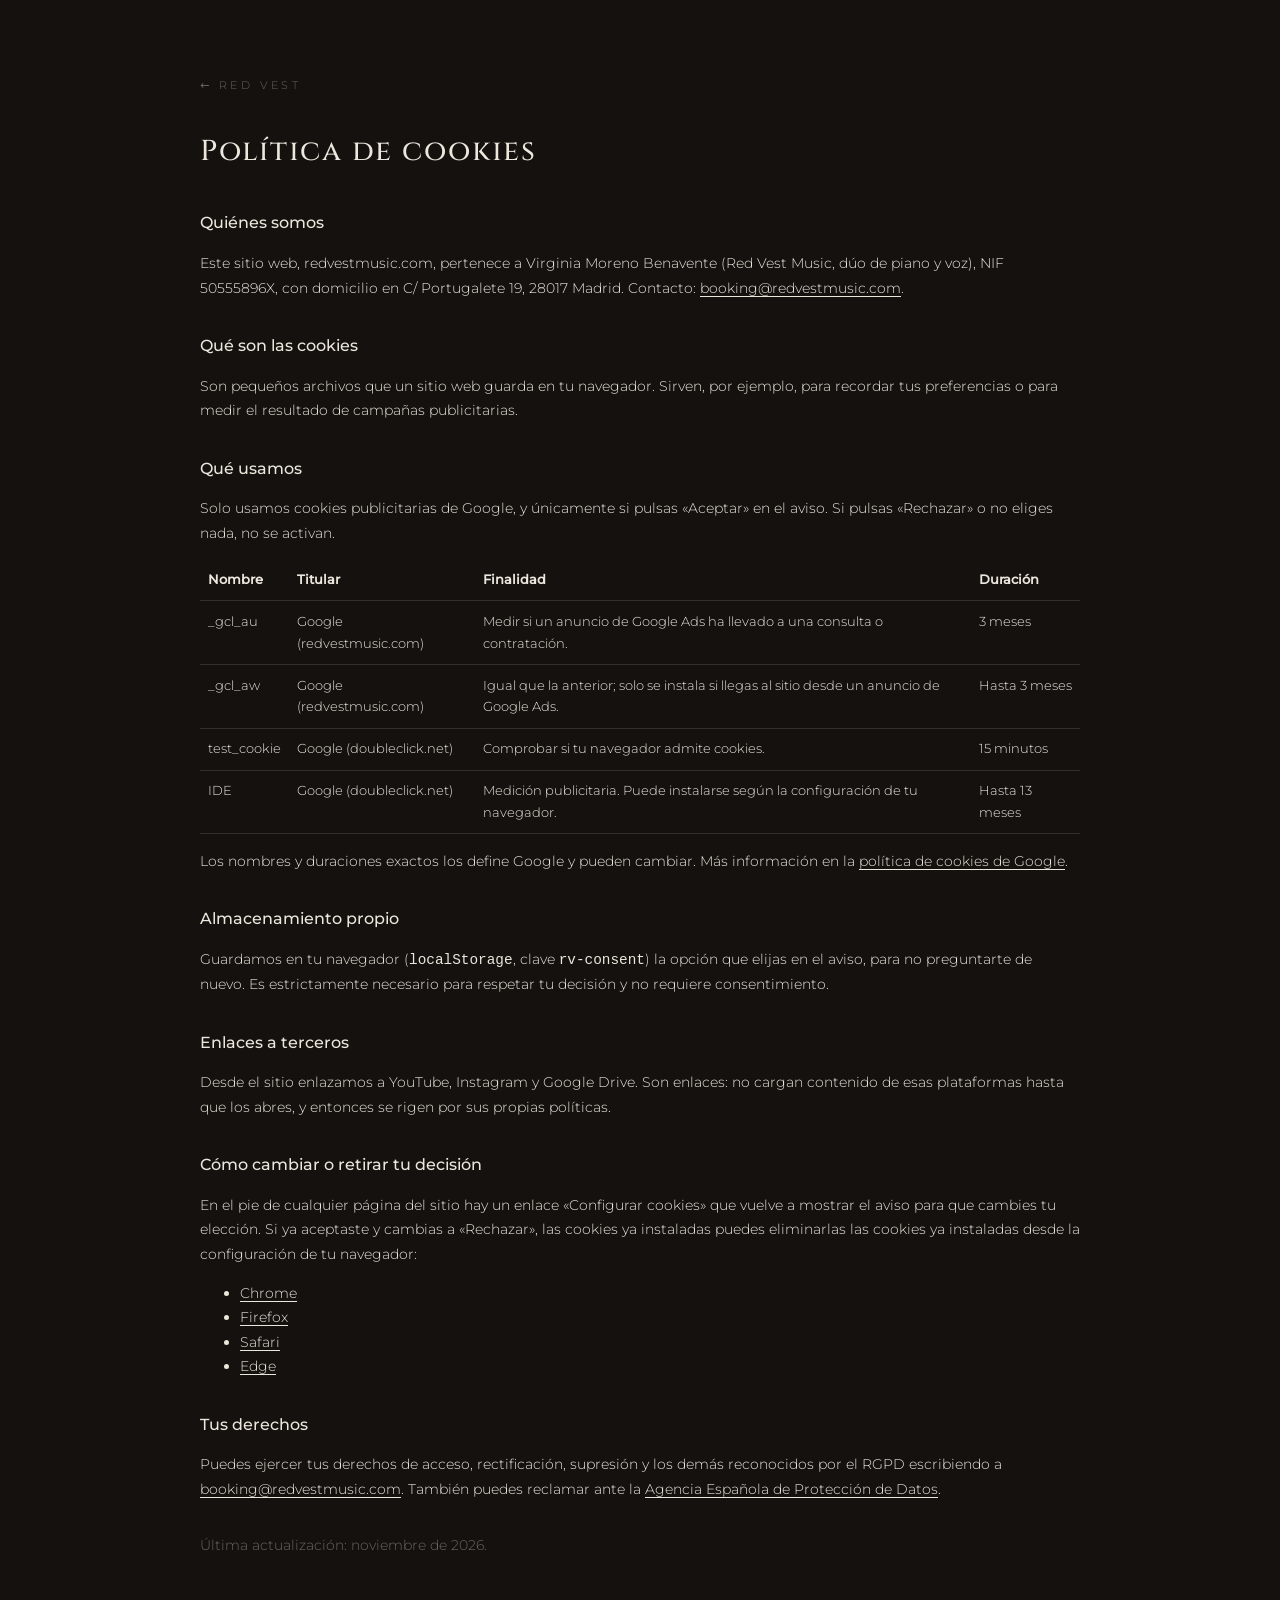
<file: cookies/index.html>
<!doctype html>
<html lang="es">
<head>
  <meta charset="utf-8">
  <meta name="viewport" content="width=device-width, initial-scale=1">
  <title>Política de cookies — Red Vest</title>
  <meta name="description" content="Política de cookies de Red Vest Music.">
  <meta name="robots" content="noindex">
  <link rel="canonical" href="https://redvestmusic.com/cookies/">
  <link rel="preload" href="../assets/fonts/montserrat-latin.woff2" as="font" type="font/woff2" crossorigin>
  <link rel="stylesheet" href="../fonts.css">
  <link rel="stylesheet" href="../styles.css">
  <link rel="stylesheet" href="../consent.css">
  <link rel="stylesheet" href="../legal.css">
</head>
<body>
  <main class="wrap-tight legal">
    <a href="/" class="legal__back">← Red Vest</a>
    <h1 class="serif">Política de cookies</h1>

    <h2>Quiénes somos</h2>
    <p>Este sitio web, redvestmusic.com, pertenece a Virginia Moreno Benavente (Red Vest Music, dúo de piano y voz), NIF 50555896X, con domicilio en C/ Portugalete 19, 28017 Madrid. Contacto: <a href="mailto:booking@redvestmusic.com">booking@redvestmusic.com</a>.</p>

    <h2>Qué son las cookies</h2>
    <p>Son pequeños archivos que un sitio web guarda en tu navegador. Sirven, por ejemplo, para recordar tus preferencias o para medir el resultado de campañas publicitarias.</p>

    <h2>Qué usamos</h2>
    <p>Solo usamos cookies publicitarias de Google, y únicamente si pulsas «Aceptar» en el aviso. Si pulsas «Rechazar» o no eliges nada, no se activan.</p>
    <div class="legal-table-wrap">
    <table>
      <thead>
        <tr><th>Nombre</th><th>Titular</th><th>Finalidad</th><th>Duración</th></tr>
      </thead>
      <tbody>
        <tr><td>_gcl_au</td><td>Google (redvestmusic.com)</td><td>Medir si un anuncio de Google Ads ha llevado a una consulta o contratación.</td><td>3 meses</td></tr>
        <tr><td>_gcl_aw</td><td>Google (redvestmusic.com)</td><td>Igual que la anterior; solo se instala si llegas al sitio desde un anuncio de Google Ads.</td><td>Hasta 3 meses</td></tr>
        <tr><td>test_cookie</td><td>Google (doubleclick.net)</td><td>Comprobar si tu navegador admite cookies.</td><td>15 minutos</td></tr>
        <tr><td>IDE</td><td>Google (doubleclick.net)</td><td>Medición publicitaria. Puede instalarse según la configuración de tu navegador.</td><td>Hasta 13 meses</td></tr>
      </tbody>
    </table>
    </div>
    <p>Los nombres y duraciones exactos los define Google y pueden cambiar. Más información en la <a href="https://policies.google.com/technologies/cookies?hl=es" rel="noopener">política de cookies de Google</a>.</p>

    <h2>Almacenamiento propio</h2>
    <p>Guardamos en tu navegador (<code>localStorage</code>, clave <code>rv-consent</code>) la opción que elijas en el aviso, para no preguntarte de nuevo. Es estrictamente necesario para respetar tu decisión y no requiere consentimiento.</p>

    <h2>Enlaces a terceros</h2>
    <p>Desde el sitio enlazamos a YouTube, Instagram y Google Drive. Son enlaces: no cargan contenido de esas plataformas hasta que los abres, y entonces se rigen por sus propias políticas.</p>

    <h2>Cómo cambiar o retirar tu decisión</h2>
    <p>En el pie de cualquier página del sitio hay un enlace «Configurar cookies» que vuelve a mostrar el aviso para que cambies tu elección. Si ya aceptaste y cambias a «Rechazar», las cookies ya instaladas puedes eliminarlas las cookies ya instaladas desde la configuración de tu navegador:</p>
    <ul>
      <li><a href="https://support.google.com/chrome/answer/95647?hl=es" rel="noopener">Chrome</a></li>
      <li><a href="https://support.mozilla.org/es/kb/Borrar%20cookies" rel="noopener">Firefox</a></li>
      <li><a href="https://support.apple.com/es-es/105082" rel="noopener">Safari</a></li>
      <li><a href="https://support.microsoft.com/es-es/microsoft-edge/eliminar-las-cookies-en-microsoft-edge-63947406-40ac-c3b8-57b9-2a946a29ae09" rel="noopener">Edge</a></li>
    </ul>

    <h2>Tus derechos</h2>
    <p>Puedes ejercer tus derechos de acceso, rectificación, supresión y los demás reconocidos por el RGPD escribiendo a <a href="mailto:booking@redvestmusic.com">booking@redvestmusic.com</a>. También puedes reclamar ante la <a href="https://www.aepd.es" rel="noopener">Agencia Española de Protección de Datos</a>.</p>

    <p class="legal__date">Última actualización: noviembre de 2026.</p>
  </main>
</body>
</html>
</file>
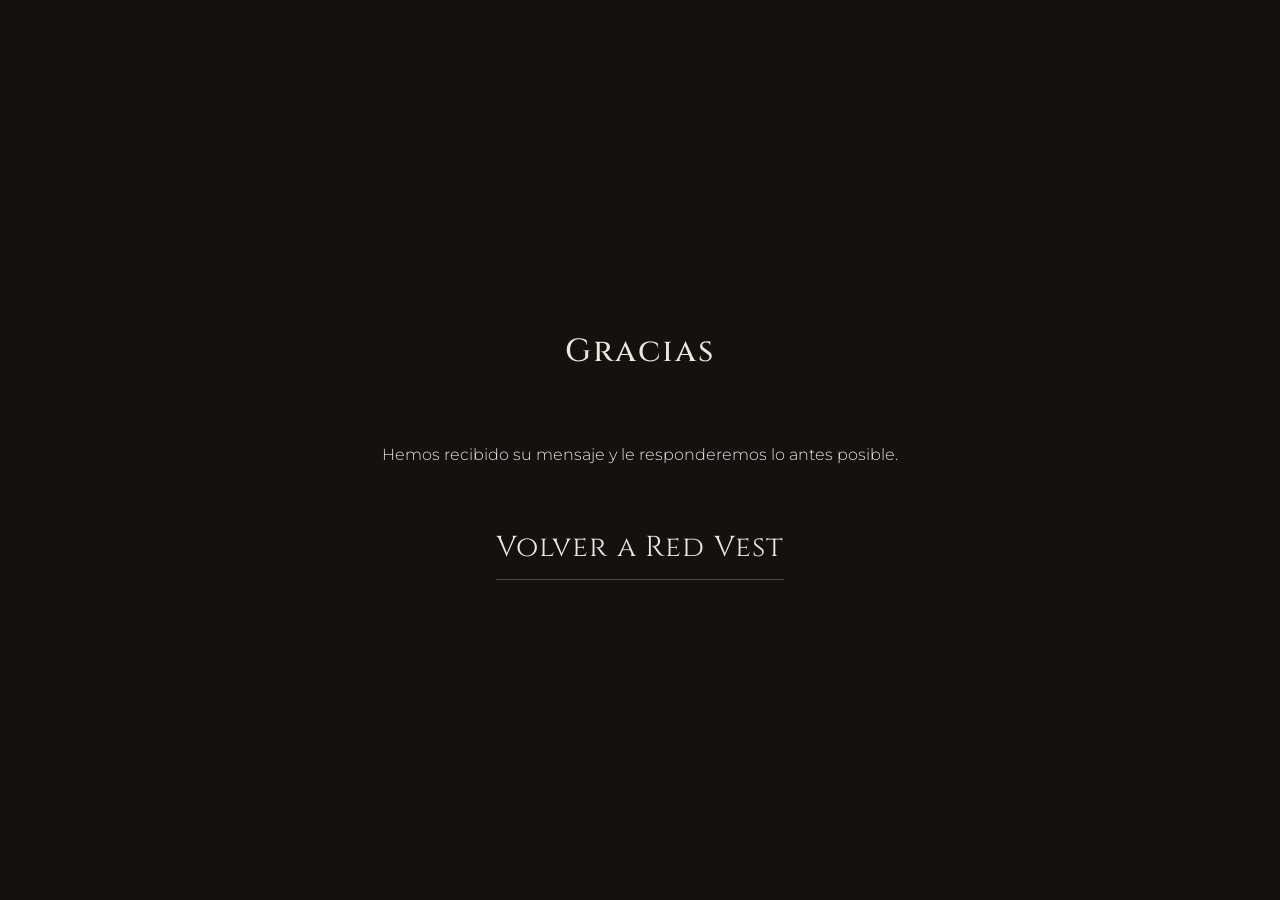
<file: gracias/index.html>
<!doctype html>
<html lang="es">
<head>
  <meta charset="utf-8">
  <meta name="viewport" content="width=device-width, initial-scale=1">
  <title>Gracias — Red Vest</title>
  <meta name="robots" content="noindex">
  <link rel="stylesheet" href="../fonts.css">
  <link rel="stylesheet" href="../styles.css">
</head>
<body>
  <main class="wrap-tight" style="min-height:100vh; display:grid; place-content:center; text-align:center; gap:1.5rem">
    <h1 class="serif" style="font-weight:500; letter-spacing:0.06em">Gracias</h1>
    <p>Hemos recibido su mensaje y le responderemos lo antes posible.</p>
    <p><a href="/" class="booking__mail">Volver a Red Vest</a></p>
  </main>
</body>
</html>
</file>
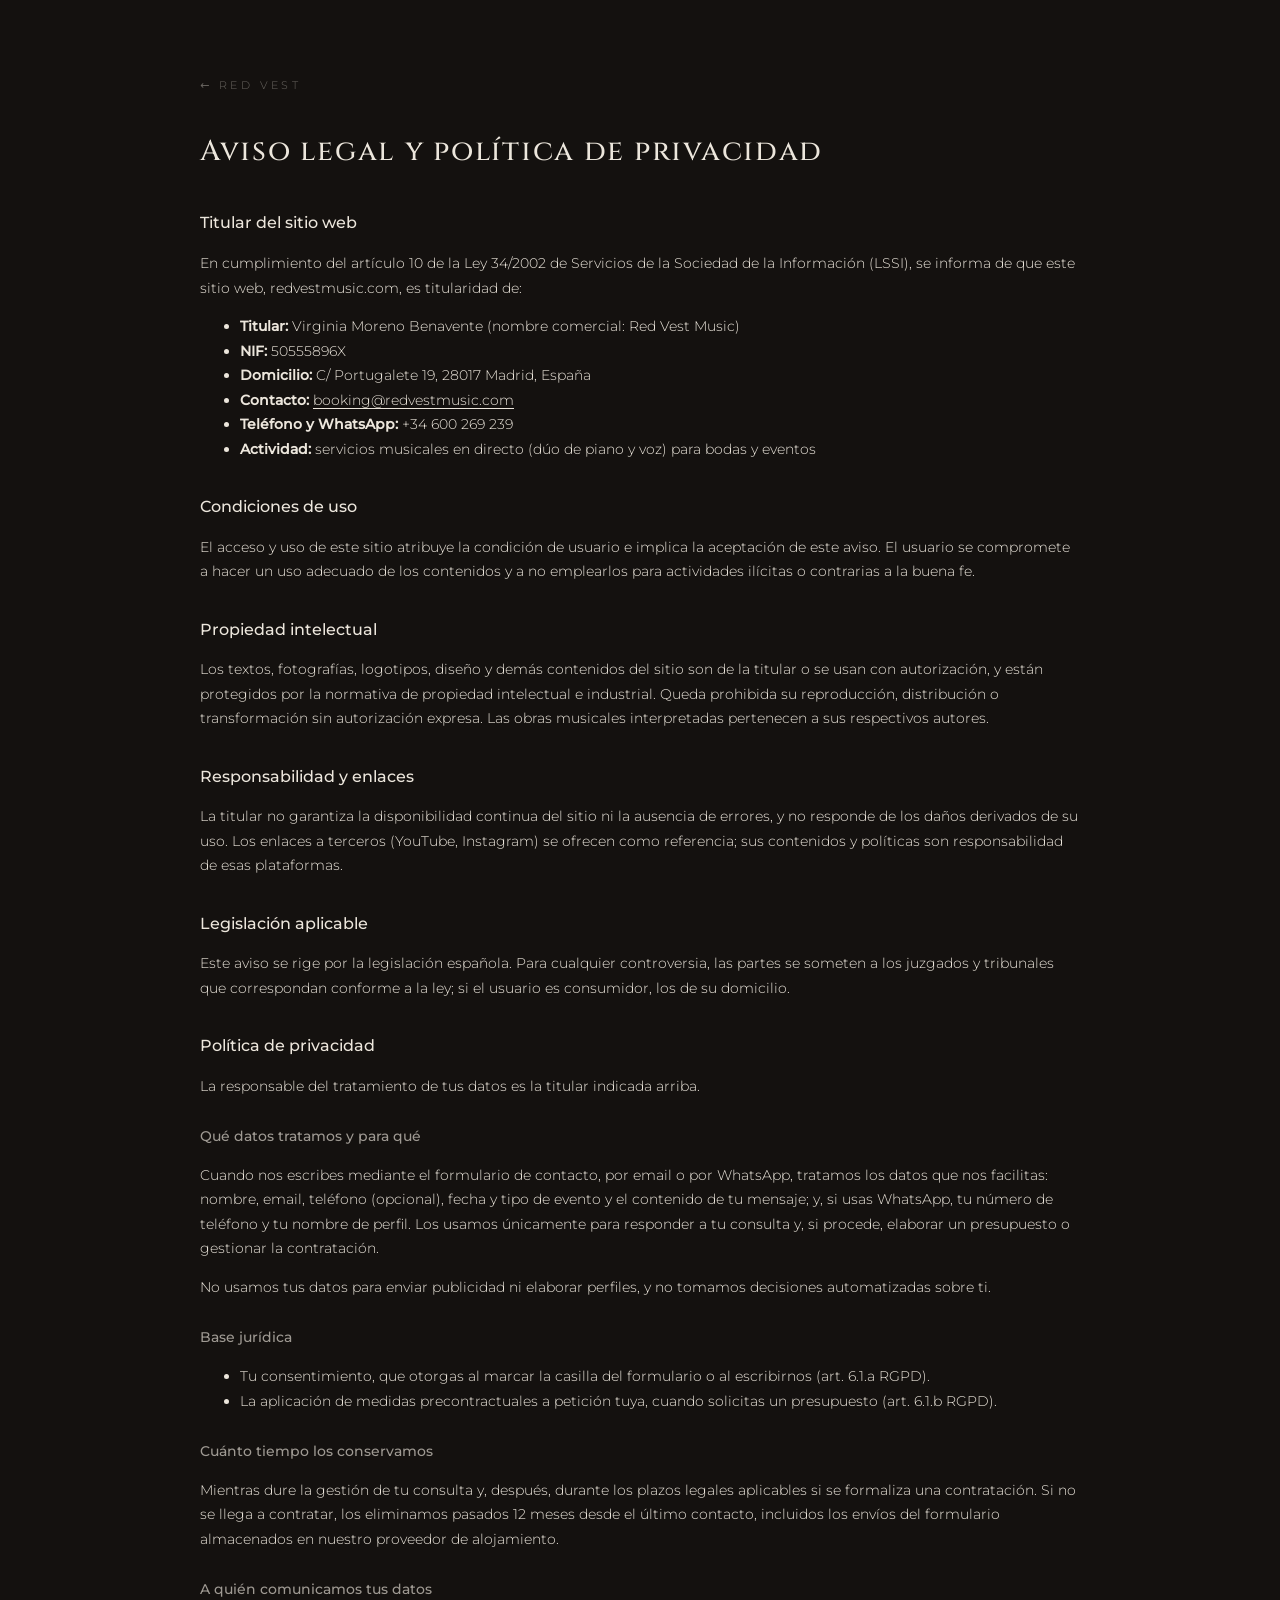
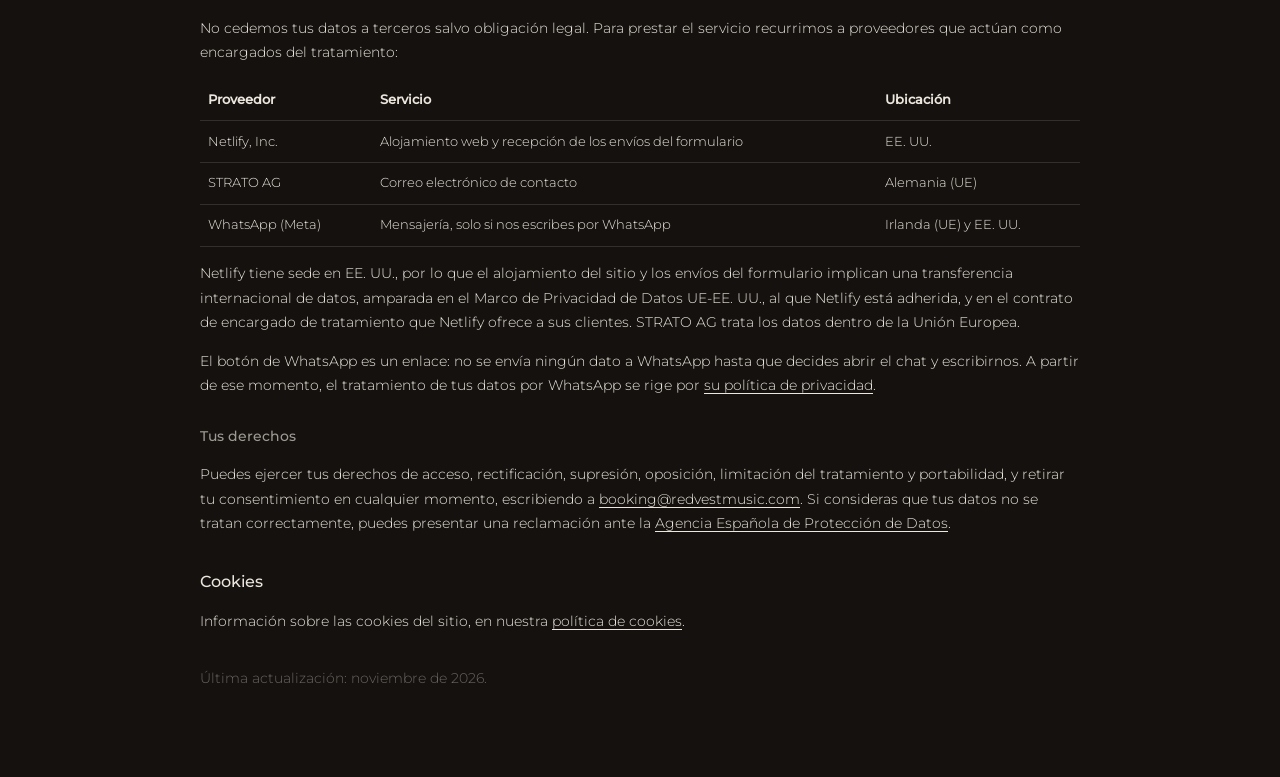
<file: privacidad/index.html>
<!doctype html>
<html lang="es">
<head>
  <meta charset="utf-8">
  <meta name="viewport" content="width=device-width, initial-scale=1">
  <title>Aviso legal y privacidad — Red Vest</title>
  <meta name="description" content="Aviso legal y política de privacidad de Red Vest Music.">
  <meta name="robots" content="noindex">
  <link rel="canonical" href="https://redvestmusic.com/privacidad/">
  <link rel="stylesheet" href="../fonts.css">
  <link rel="stylesheet" href="../styles.css">
  <link rel="stylesheet" href="../legal.css">
</head>
<body>
  <main class="wrap-tight legal">
    <a href="/" class="legal__back">← Red Vest</a>
    <h1 class="serif">Aviso legal y política de privacidad</h1>

    <h2>Titular del sitio web</h2>
    <p>En cumplimiento del artículo 10 de la Ley 34/2002 de Servicios de la Sociedad de la Información (LSSI), se informa de que este sitio web, redvestmusic.com, es titularidad de:</p>
    <ul>
      <li><strong>Titular:</strong> Virginia Moreno Benavente (nombre comercial: Red Vest Music)</li>
      <li><strong>NIF:</strong> 50555896X</li>
      <li><strong>Domicilio:</strong> C/ Portugalete 19, 28017 Madrid, España</li>
      <li><strong>Contacto:</strong> <a href="mailto:booking@redvestmusic.com">booking@redvestmusic.com</a></li>
      <li><strong>Teléfono y WhatsApp:</strong> +34 600 269 239</li>
      <li><strong>Actividad:</strong> servicios musicales en directo (dúo de piano y voz) para bodas y eventos</li>
    </ul>

    <h2>Condiciones de uso</h2>
    <p>El acceso y uso de este sitio atribuye la condición de usuario e implica la aceptación de este aviso. El usuario se compromete a hacer un uso adecuado de los contenidos y a no emplearlos para actividades ilícitas o contrarias a la buena fe.</p>

    <h2>Propiedad intelectual</h2>
    <p>Los textos, fotografías, logotipos, diseño y demás contenidos del sitio son de la titular o se usan con autorización, y están protegidos por la normativa de propiedad intelectual e industrial. Queda prohibida su reproducción, distribución o transformación sin autorización expresa. Las obras musicales interpretadas pertenecen a sus respectivos autores.</p>

    <h2>Responsabilidad y enlaces</h2>
    <p>La titular no garantiza la disponibilidad continua del sitio ni la ausencia de errores, y no responde de los daños derivados de su uso. Los enlaces a terceros (YouTube, Instagram) se ofrecen como referencia; sus contenidos y políticas son responsabilidad de esas plataformas.</p>

    <h2>Legislación aplicable</h2>
    <p>Este aviso se rige por la legislación española. Para cualquier controversia, las partes se someten a los juzgados y tribunales que correspondan conforme a la ley; si el usuario es consumidor, los de su domicilio.</p>

    <h2>Política de privacidad</h2>
    <p>La responsable del tratamiento de tus datos es la titular indicada arriba.</p>

    <h3>Qué datos tratamos y para qué</h3>
    <p>Cuando nos escribes mediante el formulario de contacto, por email o por WhatsApp, tratamos los datos que nos facilitas: nombre, email, teléfono (opcional), fecha y tipo de evento y el contenido de tu mensaje; y, si usas WhatsApp, tu número de teléfono y tu nombre de perfil. Los usamos únicamente para responder a tu consulta y, si procede, elaborar un presupuesto o gestionar la contratación.</p>
    <p>No usamos tus datos para enviar publicidad ni elaborar perfiles, y no tomamos decisiones automatizadas sobre ti.</p>

    <h3>Base jurídica</h3>
    <ul>
      <li>Tu consentimiento, que otorgas al marcar la casilla del formulario o al escribirnos (art. 6.1.a RGPD).</li>
      <li>La aplicación de medidas precontractuales a petición tuya, cuando solicitas un presupuesto (art. 6.1.b RGPD).</li>
    </ul>

    <h3>Cuánto tiempo los conservamos</h3>
    <p>Mientras dure la gestión de tu consulta y, después, durante los plazos legales aplicables si se formaliza una contratación. Si no se llega a contratar, los eliminamos pasados 12 meses desde el último contacto, incluidos los envíos del formulario almacenados en nuestro proveedor de alojamiento.</p>

    <h3>A quién comunicamos tus datos</h3>
    <p>No cedemos tus datos a terceros salvo obligación legal. Para prestar el servicio recurrimos a proveedores que actúan como encargados del tratamiento:</p>
    <div class="legal-table-wrap">
    <table>
      <thead>
        <tr><th>Proveedor</th><th>Servicio</th><th>Ubicación</th></tr>
      </thead>
      <tbody>
        <tr><td>Netlify, Inc.</td><td>Alojamiento web y recepción de los envíos del formulario</td><td>EE. UU.</td></tr>
        <tr><td>STRATO AG</td><td>Correo electrónico de contacto</td><td>Alemania (UE)</td></tr>
        <tr><td>WhatsApp (Meta)</td><td>Mensajería, solo si nos escribes por WhatsApp</td><td>Irlanda (UE) y EE. UU.</td></tr>
      </tbody>
    </table>
    </div>
    <p>Netlify tiene sede en EE. UU., por lo que el alojamiento del sitio y los envíos del formulario implican una transferencia internacional de datos, amparada en el Marco de Privacidad de Datos UE-EE. UU., al que Netlify está adherida, y en el contrato de encargado de tratamiento que Netlify ofrece a sus clientes. STRATO AG trata los datos dentro de la Unión Europea.</p>
    <p>El botón de WhatsApp es un enlace: no se envía ningún dato a WhatsApp hasta que decides abrir el chat y escribirnos. A partir de ese momento, el tratamiento de tus datos por WhatsApp se rige por <a href="https://www.whatsapp.com/legal/privacy-policy-eea" rel="noopener">su política de privacidad</a>.</p>

    <h3>Tus derechos</h3>
    <p>Puedes ejercer tus derechos de acceso, rectificación, supresión, oposición, limitación del tratamiento y portabilidad, y retirar tu consentimiento en cualquier momento, escribiendo a <a href="mailto:booking@redvestmusic.com">booking@redvestmusic.com</a>. Si consideras que tus datos no se tratan correctamente, puedes presentar una reclamación ante la <a href="https://www.aepd.es" rel="noopener">Agencia Española de Protección de Datos</a>.</p>

    <h2>Cookies</h2>
    <p>Información sobre las cookies del sitio, en nuestra <a href="/cookies/">política de cookies</a>.</p>

    <p class="legal__date">Última actualización: noviembre de 2026.</p>
  </main>
</body>
</html>
</file>
<file: fonts.css>
@font-face {
  font-family: 'Cinzel';
  font-style: normal;
  font-weight: 400 700;
  font-display: swap;
  src: url(assets/fonts/cinzel-latin.woff2) format('woff2');
  unicode-range: U+0000-00FF, U+0131, U+0152-0153, U+02BB-02BC, U+02C6, U+02DA, U+02DC, U+0304, U+0308, U+0329, U+2000-206F, U+20AC, U+2122, U+2191, U+2193, U+2212, U+2215, U+FEFF, U+FFFD;
}
@font-face {
  font-family: 'Montserrat';
  font-style: normal;
  font-weight: 200 500;
  font-display: swap;
  src: url(assets/fonts/montserrat-latin.woff2) format('woff2');
  unicode-range: U+0000-00FF, U+0131, U+0152-0153, U+02BB-02BC, U+02C6, U+02DA, U+02DC, U+0304, U+0308, U+0329, U+2000-206F, U+20AC, U+2122, U+2191, U+2193, U+2212, U+2215, U+FEFF, U+FFFD;
}
@font-face {
  font-family: 'Montserrat';
  font-style: italic;
  font-weight: 200 300;
  font-display: swap;
  src: url(assets/fonts/montserrat-italic-latin.woff2) format('woff2');
  unicode-range: U+0000-00FF, U+0131, U+0152-0153, U+02BB-02BC, U+02C6, U+02DA, U+02DC, U+0304, U+0308, U+0329, U+2000-206F, U+20AC, U+2122, U+2191, U+2193, U+2212, U+2215, U+FEFF, U+FFFD;
}
</file>
<file: styles.css>
/* ============================================================
   RED VEST — "Atelier" design system
   Sastrería Musical · piano & voz · jazz & soul
   ============================================================ */

/* ---------- Palettes (switchable via [data-palette]) -------- */
:root,
:root[data-palette="midnight"] {
  --bg:        #14110F;
  --bg-2:      #1C1815;
  --ink:       #ECE6DC;
  --ink-soft:  rgba(236, 230, 220, 0.64);
  --ink-faint: rgba(236, 230, 220, 0.40);
  --wine:      #8A2230;
  --wine-deep: #5E141C;
  --hair:      rgba(236, 230, 220, 0.14);
  --hair-strong: rgba(236, 230, 220, 0.26);
  --metal:     #B8975C;
  --duo-tint:  #8A2230;
  --duo-base:  #0E0B0A;
  --shadow:    rgba(0, 0, 0, 0.55);
  color-scheme: dark;
}

:root[data-palette="claro"] {
  --bg:        #F3EEE4;
  --bg-2:      #EAE2D4;
  --ink:       #211C19;
  --ink-soft:  rgba(33, 28, 25, 0.68);
  --ink-faint: rgba(33, 28, 25, 0.44);
  --wine:      #6D1821;
  --wine-deep: #54121A;
  --hair:      rgba(33, 28, 25, 0.16);
  --hair-strong: rgba(33, 28, 25, 0.30);
  --metal:     #9C7A3C;
  --duo-tint:  #6D1821;
  --duo-base:  #2A211C;
  --shadow:    rgba(60, 48, 40, 0.18);
  color-scheme: light;
}

:root[data-palette="cobre"] {
  --bg:        #16100E;
  --bg-2:      #20161300;
  --bg-2:      #201613;
  --ink:       #F0E7DB;
  --ink-soft:  rgba(240, 231, 219, 0.64);
  --ink-faint: rgba(240, 231, 219, 0.38);
  --wine:      #8E2433;
  --wine-deep: #611620;
  --hair:      rgba(240, 231, 219, 0.14);
  --hair-strong: rgba(240, 231, 219, 0.26);
  --metal:     #C07A48;
  --duo-tint:  #9A2A36;
  --duo-base:  #0C0807;
  --shadow:    rgba(0, 0, 0, 0.6);
  color-scheme: dark;
}

/* Metal accent override (tweak) */
:root[data-metal="brass"]  { --metal: #B8975C; }
:root[data-metal="copper"] { --metal: #C07A48; }
:root[data-metal="none"]   { --metal: var(--ink-faint); }

/* ---------- Base ------------------------------------------- */
* { box-sizing: border-box; }

html { scroll-behavior: smooth; }

body {
  margin: 0;
  background: var(--bg);
  color: var(--ink);
  font-family: "Montserrat", system-ui, -apple-system, "Segoe UI", sans-serif;
  font-weight: 300;
  line-height: 1.7;
  -webkit-font-smoothing: antialiased;
  text-rendering: optimizeLegibility;
  overflow-x: hidden;
  transition: background 0.6s ease, color 0.6s ease;
}

::selection { background: var(--wine); color: #fff; }

img { display: block; max-width: 100%; }

a { color: inherit; text-decoration: none; }

.serif { font-family: "Cinzel", serif; }

/* ---------- Layout helpers --------------------------------- */
.wrap { width: min(1180px, 92vw); margin-inline: auto; }
.wrap-tight { width: min(880px, 92vw); margin-inline: auto; }

.section { padding: clamp(5rem, 12vh, 11rem) 0; }

/* ---------- Typographic primitives ------------------------- */
.eyebrow {
  font-size: 0.66rem;
  letter-spacing: 0.42em;
  text-transform: uppercase;
  font-weight: 500;
  color: var(--wine);
  display: inline-flex;
  align-items: center;
  gap: 1rem;
}
:root[data-palette="claro"] .eyebrow { color: var(--wine); }
.eyebrow::before {
  content: "";
  width: 1.8rem;
  height: 1px;
  background: var(--metal);
  display: inline-block;
}
.eyebrow.center::after {
  content: "";
  width: 1.8rem;
  height: 1px;
  background: var(--metal);
  display: inline-block;
}

.display {
  font-family: "Cinzel", serif;
  font-weight: 500;
  line-height: 1.04;
  letter-spacing: 0.01em;
  margin: 0;
}

.lede {
  font-size: clamp(1.05rem, 1.5vw, 1.22rem);
  line-height: 1.75;
  color: var(--ink-soft);
  font-weight: 300;
  max-width: 46ch;
}

.quote {
  font-family: "Montserrat", sans-serif;
  font-style: italic;
  font-weight: 300;
  line-height: 1.4;
}

/* ---------- Seam / stitch motif (tailoring) ---------------- */
.seam-v {
  width: 1px;
  background-image: repeating-linear-gradient(
    to bottom, var(--hair-strong) 0 7px, transparent 7px 15px);
}
.seam-h {
  height: 1px;
  width: 100%;
  background-image: repeating-linear-gradient(
    to right, var(--hair-strong) 0 7px, transparent 7px 15px);
}
.rule {
  height: 1px;
  width: 100%;
  background: var(--hair);
}

/* ---------- Buttons ---------------------------------------- */
.btn {
  --pad-x: 2.4rem;
  position: relative;
  display: inline-flex;
  align-items: center;
  gap: 0.9rem;
  padding: 1.15rem var(--pad-x);
  font-size: 0.7rem;
  letter-spacing: 0.34em;
  text-transform: uppercase;
  font-weight: 500;
  color: var(--ink);
  border: 1px solid var(--hair-strong);
  background: transparent;
  overflow: hidden;
  cursor: pointer;
  transition: color 0.5s cubic-bezier(0.19,1,0.22,1),
              border-color 0.5s ease;
  z-index: 0;
}
.btn::before {
  content: "";
  position: absolute;
  inset: 0;
  background: var(--ink);
  transform: translateX(-101%);
  transition: transform 0.55s cubic-bezier(0.19,1,0.22,1);
  z-index: -1;
}
.btn:hover { color: var(--bg); border-color: var(--ink); }
.btn:hover::before { transform: translateX(0); }

.btn-wine {
  color: #fff;
  border-color: var(--wine);
  background: var(--wine);
}
.btn-wine::before { background: var(--wine-deep); }
.btn-wine:hover { color: #fff; border-color: var(--wine-deep); }

.btn-ghost {
  border-color: transparent;
  padding-inline: 0.4rem;
  color: var(--ink-soft);
}
.btn-ghost::before { display: none; }
.btn-ghost:hover { color: var(--ink); }
.btn-ghost .arrow { transition: transform 0.4s ease; }
.btn-ghost:hover .arrow { transform: translateX(6px); }

/* ---------- Photo: duotone + grain ------------------------- */
.photo {
  position: relative;
  overflow: hidden;
  background: var(--duo-base);
  isolation: isolate;
}
.photo img {
  position: absolute;
  inset: 0;
  width: 100%; height: 100%;
  object-fit: cover;
  object-position: center;
  transition: transform 1.4s cubic-bezier(0.19,1,0.22,1), filter 1.2s ease;
}
.photo--top img { object-position: center top; }
.photo--center img { object-position: center; }
.photo picture { position: absolute; inset: 0; display: block; }
/* duotone on — grayscale image, wine tint via colour blend (image stays visible) */
:root[data-duo="on"] .photo img {
  filter: grayscale(1) contrast(1.05) brightness(1.04);
}
:root[data-duo="on"] .photo::after {
  content: "";
  position: absolute; inset: 0;
  background: var(--duo-tint);
  mix-blend-mode: color;
  opacity: 0.55;
  pointer-events: none;
  z-index: 1;
}
/* gentle vignette always */
.photo::before {
  content: "";
  position: absolute; inset: 0;
  background: radial-gradient(120% 90% at 50% 30%,
              transparent 40%, var(--duo-base) 140%);
  opacity: 0.55;
  pointer-events: none;
  z-index: 2;
}
.photo:hover img { transform: scale(1.04); }

/* soften vignette on light palettes so white pages don't get heavy edges */
:root[data-palette="claro"] .photo::before { opacity: 0.28; }

/* black & white -> colour on hover (no duotone tint) */
.photo--bw::after { display: none !important; }
.photo--bw img {
  filter: grayscale(1) contrast(1.05) brightness(0.92) !important;
  mix-blend-mode: normal !important;
  opacity: 1 !important;
}
.photo--bw:hover img { filter: grayscale(0) contrast(1.02) !important; transform: scale(1.04); }

/* screen-reader only */
.sr-only {
  position: absolute !important;
  width: 1px; height: 1px;
  padding: 0; margin: -1px;
  overflow: hidden; clip: rect(0 0 0 0);
  white-space: nowrap; border: 0;
}

/* ============================================================
   FORMATOS — interactive switcher
   ============================================================ */
.formats {
  display: grid;
  grid-template-columns: 0.82fr 1.4fr;
  gap: clamp(1.8rem, 4vw, 4.5rem);
  align-items: stretch;
}
.formats__nav { display: flex; flex-direction: column; }
.fmt-tab {
  position: relative;
  display: flex; align-items: baseline; gap: 1.3rem;
  text-align: left;
  background: none; border: none;
  border-top: 1px solid var(--hair);
  padding: 1.7rem 0.3rem;
  color: var(--ink-soft);
  cursor: pointer;
  font-family: inherit;
  transition: color 0.4s ease, padding-left 0.5s cubic-bezier(0.19,1,0.22,1);
}
.fmt-tab:last-child { border-bottom: 1px solid var(--hair); }
.fmt-tab:hover { color: var(--ink); padding-left: 0.7rem; }
.fmt-tab.active { color: var(--ink); padding-left: 0.7rem; }
.fmt-tab__n { font-family: "Cinzel", serif; font-size: 0.82rem; letter-spacing: 0.08em; color: var(--ink-faint); transition: color 0.4s ease; }
.fmt-tab.active .fmt-tab__n { color: var(--wine); }
.fmt-tab__name { font-family: "Cinzel", serif; font-size: clamp(1.15rem, 1.9vw, 1.55rem); font-weight: 500; }
.fmt-tab__bar {
  position: absolute; left: 0; top: -1px; height: 1px; width: 100%;
  background: var(--wine);
  transform: scaleX(0); transform-origin: left;
}
.fmt-tab.active .fmt-tab__bar { animation: fmtfill 6s linear forwards; }
@keyframes fmtfill { from { transform: scaleX(0); } to { transform: scaleX(1); } }

.formats__stage {
  position: relative;
  border: 1px solid var(--hair);
  background: color-mix(in srgb, var(--bg-2) 55%, transparent);
  padding: clamp(2rem, 4vw, 3.6rem);
  display: flex; flex-direction: column; justify-content: center;
  min-height: 360px;
  overflow: hidden;
}
.fmt-ghost {
  position: absolute; top: -2.5rem; right: -0.5rem;
  font-family: "Cinzel", serif; font-weight: 700;
  font-size: clamp(11rem, 24vw, 20rem); line-height: 1;
  color: transparent; -webkit-text-stroke: 1px var(--hair-strong);
  pointer-events: none; user-select: none;
}
.fmt-body { position: relative; z-index: 1; }
.fmt-name { font-family: "Cinzel", serif; font-size: clamp(1.9rem, 3.6vw, 3.1rem); font-weight: 600; margin: 1rem 0 0; line-height: 1.05; }
.fmt-desc { color: var(--ink-soft); max-width: 46ch; margin: 1.3rem 0 0; font-size: 1.04rem; line-height: 1.7; }
.fmt-tag {
  display: inline-flex; align-items: center; gap: 0.7rem;
  margin-top: 1.8rem;
  font-size: 0.58rem; letter-spacing: 0.32em; text-transform: uppercase; color: var(--ink-faint);
}
.fmt-tag::before { content: ""; width: 0.4rem; height: 0.4rem; border: 1px solid var(--wine); transform: rotate(45deg); }
.fmt-anim { animation: fmtIn 0.6s cubic-bezier(0.19,1,0.22,1) both; }
@keyframes fmtIn { from { opacity: 0; transform: translateY(14px); } to { opacity: 1; transform: none; } }

@media (max-width: 820px) {
  .formats { grid-template-columns: 1fr; }
  .formats__stage { min-height: 300px; order: -1; }
}

/* grain — single global film layer (avoids ::after conflicts on photos) */
.film-grain {
  position: fixed;
  inset: 0;
  z-index: 150;
  pointer-events: none;
  opacity: 0;
  mix-blend-mode: overlay;
  background-image: url("data:image/svg+xml,%3Csvg xmlns='http://www.w3.org/2000/svg' width='160' height='160'%3E%3Cfilter id='n'%3E%3CfeTurbulence type='fractalNoise' baseFrequency='0.9' numOctaves='2' stitchTiles='stitch'/%3E%3C/filter%3E%3Crect width='100%25' height='100%25' filter='url(%23n)'/%3E%3C/svg%3E");
  transition: opacity 0.5s ease;
}
:root[data-grain="on"] .film-grain { opacity: 0.06; }

/* measurement-tick frame (tailoring detail) */
.ticked { position: relative; }
.ticked::before {
  content: "";
  position: absolute;
  top: -1px; left: 0; right: 0;
  height: 9px;
  background-image: repeating-linear-gradient(
    to right, var(--hair-strong) 0 1px, transparent 1px 22px);
  opacity: 0.8;
}

/* ============================================================
   NAV
   ============================================================ */
.nav {
  position: fixed;
  top: 0; left: 0; right: 0;
  z-index: 60;
  display: flex;
  justify-content: space-between;
  align-items: center;
  padding: 2.4rem clamp(1.4rem, 4vw, 3rem);
  transition: padding 0.5s ease, background 0.5s ease, border-color 0.5s ease;
  border-bottom: 1px solid transparent;
}
.nav.scrolled {
  padding-block: 1.15rem;
  background: color-mix(in srgb, var(--bg) 86%, transparent);
  -webkit-backdrop-filter: blur(14px);
  backdrop-filter: blur(14px);
  border-bottom-color: var(--hair);
}
.nav__logo { display: inline-flex; align-items: center; height: 26px; color: var(--ink); }
.nav__logo svg { height: 26px; width: auto; display: block; }
.nav__menu {
  display: flex;
  gap: clamp(1.6rem, 3vw, 3rem);
  align-items: center;
}
.nav__right { display: flex; align-items: center; gap: clamp(1.2rem, 2.4vw, 2rem); }

/* light/dark theme toggle */
.theme-toggle {
  background: none;
  border: 1px solid var(--hair-strong);
  color: var(--ink-soft);
  width: 38px; height: 38px;
  border-radius: 50%;
  display: grid; place-items: center;
  cursor: pointer;
  transition: color 0.35s ease, border-color 0.35s ease, transform 0.4s ease;
  flex: none;
}
.theme-toggle:hover { color: var(--ink); border-color: var(--ink); transform: rotate(18deg); }
.theme-toggle svg { width: 17px; height: 17px; }
.theme-toggle .ico-sun, .theme-toggle .ico-moon { display: none; }
:root[data-palette="claro"] .theme-toggle .ico-moon { display: block; }
:root:not([data-palette="claro"]) .theme-toggle .ico-sun { display: block; }
.nav__link {
  font-size: 0.64rem;
  letter-spacing: 0.34em;
  text-transform: uppercase;
  font-weight: 500;
  color: var(--ink-soft);
  position: relative;
  padding-block: 0.4rem;
  transition: color 0.35s ease;
}
.nav__link::after {
  content: "";
  position: absolute;
  left: 0; bottom: 0;
  width: 100%; height: 1px;
  background: var(--wine);
  transform: scaleX(0);
  transform-origin: left;
  transition: transform 0.45s cubic-bezier(0.25,0.46,0.45,0.94);
}
.nav__link:hover { color: var(--ink); }
.nav__link:hover::after { transform: scaleX(1); }
.nav__link--book { color: var(--wine); }
.nav__link--book::after { transform: scaleX(1); opacity: 0.4; }
.nav__toggle { display: none; }

/* ============================================================
   HERO  (3 layouts via [data-hero])
   ============================================================ */
.hero { position: relative; overflow: hidden; }

/* shared hero bits */
.hero__wordmark { width: min(420px, 70vw); height: auto; }
.hero__wordmark .ink { fill: var(--ink); }
.hero__wordmark .wine { fill: var(--wine); }
.hero__tag {
  font-size: 0.72rem;
  letter-spacing: 0.5em;
  text-transform: uppercase;
  color: var(--ink-soft);
  font-weight: 300;
}
.hero__tag b { color: var(--wine); font-weight: 500; }

.hero__scroll {
  position: absolute;
  bottom: 2.2rem; left: 50%;
  transform: translateX(-50%);
  display: flex; flex-direction: column; align-items: center; gap: 0.8rem;
  font-size: 0.55rem; letter-spacing: 0.4em; text-transform: uppercase;
  color: var(--ink-faint);
}
.hero__scroll .line {
  width: 1px; height: 46px;
  background: linear-gradient(var(--metal), transparent);
  animation: drip 2.6s ease-in-out infinite;
  transform-origin: top;
}
@keyframes drip {
  0%,100% { transform: scaleY(0.4); opacity: 0.4; }
  50%     { transform: scaleY(1);   opacity: 1; }
}

/* --- layout: editorial (split) --- */
:root[data-hero="editorial"] .hero {
  min-height: 100vh;
  display: grid;
  grid-template-columns: 1.05fr 0.95fr;
  align-items: stretch;
}
:root[data-hero="editorial"] .hero__copy {
  display: flex; flex-direction: column; justify-content: center;
  padding: 8rem clamp(2rem, 5vw, 6rem) 6rem;
  gap: 2.4rem;
}
:root[data-hero="editorial"] .hero__media { position: relative; }
:root[data-hero="editorial"] .hero__media .photo { position: absolute; inset: 0; }
:root[data-hero="editorial"] .hero__wordmark { width: min(440px, 60vw); }
:root[data-hero="editorial"] .hero__center-only { display: none; }

/* --- layout: centrado (full-bleed photo) --- */
:root[data-hero="centrado"] .hero {
  min-height: 100vh;
  display: grid;
  place-items: center;
  text-align: center;
}
:root[data-hero="centrado"] .hero__media {
  position: absolute; inset: 0; z-index: 0;
}
:root[data-hero="centrado"] .hero__media .photo { position: absolute; inset: 0; }
:root[data-hero="centrado"] .hero__media .photo::before { opacity: 0.9; }
:root[data-hero="centrado"] .hero__media::after {
  content: ""; position: absolute; inset: 0;
  background: linear-gradient(to bottom,
    color-mix(in srgb, var(--bg) 55%, transparent),
    color-mix(in srgb, var(--bg) 78%, transparent));
}
:root[data-hero="centrado"] .hero__copy {
  position: relative; z-index: 2;
  display: flex; flex-direction: column; align-items: center; gap: 2.2rem;
  padding: 2rem;
}
:root[data-hero="centrado"] .hero__wordmark { width: min(560px, 82vw); }
:root[data-hero="centrado"] .lede { text-align: center; margin-inline: auto; }
:root[data-hero="centrado"] .hero__actions { justify-content: center; }

/* --- layout: portico (type-forward, minimal) --- */
:root[data-hero="portico"] .hero {
  min-height: 100vh;
  display: flex; flex-direction: column;
  justify-content: center; align-items: center;
  text-align: center;
  gap: 3rem;
  padding: 8rem 2rem 4rem;
}
:root[data-hero="portico"] .hero__media {
  position: relative;
  width: min(760px, 88vw);
  height: clamp(160px, 26vh, 280px);
}
:root[data-hero="portico"] .hero__media .photo { position: absolute; inset: 0; }
:root[data-hero="portico"] .hero__wordmark { width: min(520px, 80vw); }
:root[data-hero="portico"] .lede { text-align: center; margin-inline: auto; }
:root[data-hero="portico"] .hero__actions { justify-content: center; }

.hero__actions {
  display: flex; flex-wrap: wrap; gap: 1.1rem; align-items: center;
}
.hero__dossier { display: inline-flex; }
.hero__dossier-link:first-child { border-right: 0; }
.hero__dossier-link + .hero__dossier-link { border-left-color: var(--hair-strong); }
.hero__dossier-link.btn-wine + .hero__dossier-link.btn-wine { border-left-color: rgba(255,255,255,0.3); }
.hero__dossier-icon { width: 1rem; height: 1rem; flex: 0 0 auto; }

/* media wrapper used by portico (needs relative box) */
.hero__media-box { position: relative; }

/* ============================================================
   DÚO (editorial)
   ============================================================ */
.duo {
  display: grid;
  grid-template-columns: 1fr 1fr;
  gap: clamp(2.5rem, 6vw, 6rem);
  align-items: center;
}
.duo__copy { display: flex; flex-direction: column; gap: 1.8rem; }
.duo__title { font-size: clamp(2rem, 4vw, 3.4rem); }
.duo__title em { font-style: italic; font-family: "Montserrat"; font-weight: 200; color: var(--wine); }
.duo__media { position: relative; }
.duo__photo { aspect-ratio: 4/5; }
.duo__badge {
  position: absolute;
  bottom: -1.6rem; left: -1.6rem;
  background: var(--bg);
  border: 1px solid var(--hair);
  padding: 1.3rem 1.6rem;
  display: flex; flex-direction: column; gap: 0.2rem;
  box-shadow: 0 24px 50px -28px var(--shadow);
}
.duo__badge .big {
  line-height: 1;
  display: inline-grid;
  place-items: center;
  width: 3rem;
  min-height: 3rem;
}
.duo__badge-icon {
  grid-area: 1 / 1;
  width: 100%;
  height: auto;
}
.duo__badge-icon--positive { display: none; }
:root[data-palette="claro"] .duo__badge-icon--negative { display: none; }
:root[data-palette="claro"] .duo__badge-icon--positive { display: block; }
.duo__badge .small { font-size: 0.56rem; letter-spacing: 0.32em; text-transform: uppercase; color: var(--ink-faint); }

.signature {
  display: flex; gap: 2.4rem; flex-wrap: wrap;
  padding-top: 0.6rem;
}
.signature .item .k { font-family: "Cinzel", serif; font-size: 1.5rem; color: var(--ink); }
.signature .item .v { font-size: 0.58rem; letter-spacing: 0.3em; text-transform: uppercase; color: var(--ink-faint); }

/* ============================================================
   EXPERIENCIAS (numbered editorial list)
   ============================================================ */
.exp { background: var(--bg-2); }
.exp__head {
  display: flex; justify-content: space-between; align-items: flex-end;
  gap: 2rem; flex-wrap: wrap; margin-bottom: 3.5rem;
}
.exp__title { font-size: clamp(1.8rem, 3.5vw, 2.8rem); }
.exp__list { display: flex; flex-direction: column; }
.exp__row {
  display: grid;
  grid-template-columns: 5.5rem 1fr auto;
  gap: clamp(1rem, 4vw, 4rem);
  align-items: center;
  padding: 2.4rem 0.5rem;
  border-top: 1px solid var(--hair);
  position: relative;
  transition: padding-left 0.5s cubic-bezier(0.19,1,0.22,1);
}
.exp__row:last-child { border-bottom: 1px solid var(--hair); }
.exp__row::before {
  content: "";
  position: absolute; left: 0; top: -1px; height: 1px; width: 0;
  background: var(--wine);
  transition: width 0.6s cubic-bezier(0.19,1,0.22,1);
}
.exp__row:hover { padding-left: 1.4rem; }
.exp__row:hover::before { width: 100%; }
.exp__num { font-family: "Cinzel", serif; font-size: 1.05rem; color: var(--metal); letter-spacing: 0.1em; }
.exp__name { font-family: "Cinzel", serif; font-size: clamp(1.3rem, 2.6vw, 2rem); font-weight: 500; }
.exp__desc { color: var(--ink-soft); max-width: 52ch; font-size: 0.96rem; margin-top: 0.5rem; }
.exp__tag {
  justify-self: end;
  font-size: 0.56rem; letter-spacing: 0.32em; text-transform: uppercase;
  color: var(--ink-faint); white-space: nowrap;
  display: flex; align-items: center; gap: 0.7rem;
}
.exp__tag::before { content: ""; width: 0.4rem; height: 0.4rem; border: 1px solid var(--wine); transform: rotate(45deg); }

/* ============================================================
   VÍDEOS
   ============================================================ */
.media__grid {
  display: grid;
  grid-template-columns: repeat(3, 1fr);
  gap: 1.4rem;
}
.vid {
  position: relative;
  aspect-ratio: 16/10;
  overflow: hidden;
  border: 1px solid var(--hair);
  background: var(--duo-base);
}
.vid img {
  width: 100%; height: 100%; object-fit: cover;
  filter: grayscale(1) contrast(1.05) brightness(0.78);
  transition: filter 0.7s ease, transform 1.2s cubic-bezier(0.19,1,0.22,1);
}
.vid:hover img { filter: grayscale(0) brightness(0.92); transform: scale(1.05); }
.vid__overlay {
  position: absolute; inset: 0;
  display: flex; flex-direction: column; justify-content: space-between;
  padding: 1.3rem;
  isolation: isolate;
}
.vid__overlay::before {
  content: "";
  position: absolute; inset: 0;
  z-index: -1;
  background: linear-gradient(to top, var(--duo-base) 0%, color-mix(in srgb, var(--duo-base) 85%, transparent) 30%, transparent 90%);
  transition: opacity 0.5s ease;
}
.vid__play {
  align-self: flex-start;
  width: 3rem; height: 3rem; border-radius: 50%;
  border: 1px solid rgba(255,255,255,0.55);
  display: grid; place-items: center;
  color: #fff;
  transition: background 0.4s ease, border-color 0.4s ease, transform 0.4s ease;
}
.vid:hover .vid__play { background: var(--wine); border-color: var(--wine); transform: scale(1.08); }
.vid__play svg { width: 0.8rem; height: 0.8rem; margin-left: 2px; }
.vid__label {
  align-self: flex-start;
  color: #fff;
  font-family: "Cinzel", serif;
  font-size: 1rem;
  letter-spacing: 0.04em;
  text-shadow: 0 1px 8px rgba(0,0,0,0.6);
  transition: opacity 0.5s ease;
}
@media (hover: hover) {
  .vid:hover .vid__overlay::before,
  .vid:hover .vid__label { opacity: 0; }
}
.vid__label span { display: block; font-family: "Montserrat"; font-size: 0.55rem; letter-spacing: 0.3em; text-transform: uppercase; color: rgba(255,255,255,0.6); margin-top: 0.3rem; font-weight: 400; }

/* ============================================================
   BOOKING
   ============================================================ */
.booking { text-align: center; }
.booking__title { font-size: clamp(2.2rem, 5vw, 4.2rem); line-height: 1.08; }
.booking__title em { font-style: italic; font-family: "Montserrat"; font-weight: 200; color: var(--wine); }
.booking__mail {
  display: inline-block;
  font-family: "Cinzel", serif;
  font-size: clamp(1.1rem, 2.6vw, 1.8rem);
  letter-spacing: 0.04em;
  padding-bottom: 0.4rem;
  border-bottom: 1px solid var(--hair-strong);
  transition: border-color 0.4s ease, color 0.4s ease;
}
.booking__mail:hover { color: var(--wine); border-color: var(--wine); }
.social {
  display: flex; justify-content: center; gap: 3rem;
  margin-top: 4rem;
}
.social a {
  display: flex; flex-direction: column; align-items: center; gap: 0.7rem;
  font-size: 0.56rem; letter-spacing: 0.34em; text-transform: uppercase;
  color: var(--ink-faint);
  transition: color 0.4s ease, transform 0.4s ease;
}
.social a:hover { color: var(--wine); transform: translateY(-3px); }
.social svg { width: 1.4rem; height: 1.4rem; }

/* ============================================================
   FOOTER
   ============================================================ */
.foot {
  border-top: 1px solid var(--hair);
  padding: 3rem 0;
  text-align: center;
}
.foot p {
  font-size: 0.56rem; letter-spacing: 0.5em; text-transform: uppercase;
  color: var(--ink-faint); margin: 0;
}

/* ---------- Tagline seam row ------------------------------- */
.tagline-row {
  display: grid;
  grid-template-columns: 1fr auto 1fr;
  align-items: center;
  gap: clamp(1.2rem, 4vw, 3rem);
}
.tagline {
  font-size: 0.7rem;
  letter-spacing: 0.42em;
  text-transform: uppercase;
  color: var(--ink-soft);
  margin: 0;
  white-space: nowrap;
  font-weight: 400;
}
.tagline .dot { color: var(--metal); margin: 0 0.4rem; }
@media (max-width: 620px) {
  .tagline { font-size: 0.56rem; letter-spacing: 0.28em; white-space: normal; text-align: center; }
}

/* ============================================================
   TWEAKS PANEL
   ============================================================ */
.tw {
  position: fixed;
  right: clamp(1rem, 3vw, 2rem);
  bottom: clamp(1rem, 3vw, 2rem);
  z-index: 200;
  width: 290px;
  max-width: calc(100vw - 2rem);
  background: color-mix(in srgb, var(--bg-2) 94%, #000);
  border: 1px solid var(--hair-strong);
  box-shadow: 0 30px 70px -30px rgba(0,0,0,0.7);
  color: var(--ink);
  font-family: "Montserrat", sans-serif;
  animation: twIn 0.4s cubic-bezier(0.19,1,0.22,1);
}
@keyframes twIn { from { opacity: 0; transform: translateY(14px); } to { opacity: 1; transform: none; } }
.tw[hidden] { display: none; }
.tw__head {
  display: flex; align-items: center; justify-content: space-between;
  padding: 1rem 1.2rem;
  border-bottom: 1px solid var(--hair);
}
.tw__title {
  font-family: "Cinzel", serif;
  font-size: 0.82rem;
  letter-spacing: 0.28em;
  text-transform: uppercase;
}
.tw__close {
  background: none; border: none; color: var(--ink-faint);
  cursor: pointer; font-size: 0.85rem; line-height: 1; padding: 4px;
  transition: color 0.3s ease;
}
.tw__close:hover { color: var(--ink); }
.tw__body { padding: 1.1rem 1.2rem 1.4rem; display: flex; flex-direction: column; gap: 1.1rem; }
.tw__group { display: flex; flex-direction: column; gap: 0.55rem; }
.tw__label {
  font-size: 0.56rem; letter-spacing: 0.3em; text-transform: uppercase;
  color: var(--ink-faint);
}
.tw__seg {
  display: flex;
  border: 1px solid var(--hair);
  overflow: hidden;
}
.tw__seg button {
  flex: 1;
  background: transparent;
  border: none;
  border-right: 1px solid var(--hair);
  color: var(--ink-soft);
  font-family: inherit;
  font-size: 0.6rem;
  letter-spacing: 0.08em;
  text-transform: uppercase;
  padding: 0.6rem 0.3rem;
  cursor: pointer;
  transition: background 0.3s ease, color 0.3s ease;
  white-space: nowrap;
}
.tw__seg button:last-child { border-right: none; }
.tw__seg button:hover { color: var(--ink); }
.tw__seg button.active { background: var(--wine); color: #fff; }

/* ============================================================
   REVEAL ANIMATION
   ============================================================ */
.reveal {
  opacity: 0;
  transform: translateY(34px);
  transition: opacity 1.1s cubic-bezier(0.19,1,0.22,1),
              transform 1.1s cubic-bezier(0.19,1,0.22,1);
}
.reveal.in { opacity: 1; transform: none; }
.reveal.d1 { transition-delay: 0.12s; }
.reveal.d2 { transition-delay: 0.24s; }
.reveal.d3 { transition-delay: 0.36s; }
@media (prefers-reduced-motion: reduce) {
  .reveal { opacity: 1; transform: none; transition: none; }
  .hero__scroll .line { animation: none; }
}

/* ============================================================
   RESPONSIVE
   ============================================================ */
@media (max-width: 900px) {
  .nav__menu { display: none; }
  .nav__menu.open {
    display: flex; flex-direction: column;
    position: absolute; top: 100%; right: 0; left: 0;
    background: var(--bg); padding: 1.6rem 2rem 2rem; gap: 1.4rem;
    border-bottom: 1px solid var(--hair);
  }
  .nav__toggle {
    display: flex; flex-direction: column; gap: 5px;
    background: none; border: none; cursor: pointer; padding: 6px;
  }
  .nav__toggle span { width: 26px; height: 1px; background: var(--ink); transition: 0.3s; }

  :root[data-hero="editorial"] .hero { grid-template-columns: 1fr; }
  :root[data-hero="editorial"] .hero__media { min-height: 56vh; order: -1; }
  :root[data-hero="editorial"] .hero__copy { padding: 7rem 1.8rem 4rem; text-align: center; align-items: center; }
  :root[data-hero="editorial"] .lede { text-align: center; }
  :root[data-hero="editorial"] .hero__actions { justify-content: center; }

  .duo { grid-template-columns: 1fr; }
  .duo__media { order: -1; }
  .duo__photo { aspect-ratio: 4/3; }
  .media__grid { grid-template-columns: 1fr; }

  .exp__row { grid-template-columns: 3rem 1fr; }
  .exp__tag { grid-column: 1 / -1; justify-self: start; padding-left: 0; }
}

@media (max-width: 560px) {
  .hero__copy { width: 100%; }
  .hero__actions { flex-direction: column; align-items: stretch; width: 100%; }
  .btn { justify-content: center; }
  .hero__dossier { display: flex; width: 100%; }
  .hero__dossier-link {
    --pad-x: 0.75rem;
    flex: 1;
    min-width: 0;
    gap: 0.5rem;
    font-size: 0.54rem;
    letter-spacing: 0.1em;
  }
  .hero__dossier-icon { width: 0.9rem; height: 0.9rem; }
  .social { gap: 2rem; }
}
</file>
<file: consent.css>
.consent {
  position: fixed;
  left: 1rem;
  bottom: 1rem;
  z-index: 1000;
  max-width: 22rem;
  padding: 0.9rem 1rem;
  background: var(--bg);
  color: var(--ink-soft);
  border: 1px solid var(--hair-strong);
  box-shadow: 0 8px 24px var(--shadow);
  font: 0.78rem/1.5 "Montserrat", system-ui, sans-serif;
}

.consent p { margin: 0 0 0.7rem; }

.consent__actions { display: flex; gap: 0.5rem; }

.consent__btn {
  flex: 1;
  padding: 0.5rem 0.75rem;
  background: transparent;
  color: var(--ink);
  border: 1px solid var(--hair-strong);
  font: inherit;
  letter-spacing: 0.04em;
  cursor: pointer;
}

.consent__btn:hover,
.consent__btn:focus-visible { border-color: var(--ink); }

@media (max-width: 480px) {
  .consent { left: 0.5rem; right: 0.5rem; bottom: 0.5rem; max-width: none; }
}

.consent a { color: var(--ink); text-decoration: underline; }

.foot .foot__legal { margin-top: 0.8rem; }
.foot .foot__legal a { text-decoration: underline; text-underline-offset: 3px; }
</file>
<file: contact.css>
.contact {
  display: grid;
  grid-template-columns: 1fr 1fr;
  gap: 1.4rem 1.6rem;
  margin: 3.5rem auto 0;
  max-width: 44rem;
  text-align: left;
}

.contact__field {
  display: flex;
  flex-direction: column;
  gap: 0.5rem;
  font-size: 0.62rem;
  letter-spacing: 0.3em;
  text-transform: uppercase;
  color: var(--ink-faint);
}

.contact__field--wide,
.contact__legal,
.contact__submit { grid-column: 1 / -1; }

.contact input[type="text"],
.contact input[type="email"],
.contact input[type="tel"],
.contact input[type="date"],
.contact select,
.contact textarea {
  width: 100%;
  padding: 0.7rem 0;
  background: transparent;
  color: var(--ink);
  border: 0;
  border-bottom: 1px solid var(--hair-strong);
  border-radius: 0;
  font: inherit;
  font-size: 1rem;
  letter-spacing: 0.02em;
  text-transform: none;
}

.contact select option { color: #211C19; }

.contact input:focus,
.contact select:focus,
.contact textarea:focus { outline: none; border-bottom-color: var(--ink); }

.contact__legal {
  display: flex;
  gap: 0.7rem;
  align-items: flex-start;
  font-size: 0.78rem;
  color: var(--ink-soft);
}

.contact__legal a { text-decoration: underline; text-underline-offset: 3px; }

.contact__submit { justify-self: center; }

@media (max-width: 600px) {
  .contact { grid-template-columns: 1fr; }
}

.foot .social { margin: 0 0 1.6rem; gap: 2rem; }
.foot .social a { gap: 0; }
.foot .social svg { width: 1.2rem; height: 1.2rem; }
</file>
<file: whatsapp.css>
.wa-row { margin-top: 1.6rem; }

.wa-link {
  display: inline-flex;
  align-items: center;
  gap: 0.7rem;
  padding-bottom: 0.3rem;
  border-bottom: 1px solid var(--hair-strong);
  font-size: 0.7rem;
  letter-spacing: 0.3em;
  text-transform: uppercase;
  color: var(--ink-soft);
  transition: color 0.4s ease, border-color 0.4s ease;
}
.wa-link:hover { color: var(--ink); border-color: #00A859; }
.wa-icon { display: block; }
.wa-link .wa-icon { width: 1.4rem; height: 1.4rem; }

.wa-float { display: none; }

@media (max-width: 768px) {
  .wa-float {
    display: grid;
    place-items: center;
    position: fixed;
    right: 1rem;
    bottom: 1rem;
    z-index: 900;
    width: 3rem;
    height: 3rem;
    border-radius: 50%;
    background: var(--bg);
    border: 1px solid #00A859;
    box-shadow: 0 4px 14px var(--shadow);
    transition: opacity 0.3s ease, visibility 0.3s ease;
  }
  .wa-float .wa-icon { width: 1.6rem; height: 1.6rem; }
  .wa-float--hidden,
  body:has(.consent) .wa-float { opacity: 0; visibility: hidden; pointer-events: none; }
}
</file>
<file: legal.css>
.legal { padding: clamp(3rem, 8vh, 6rem) 0; font-size: 0.9rem; }
.legal h1 { font-weight: 500; letter-spacing: 0.06em; margin: 2rem 0; }
.legal h2 { font-size: 1rem; font-weight: 500; margin: 2rem 0 0.5rem; }
.legal h3 { font-size: 0.9rem; font-weight: 500; margin: 1.6rem 0 0.4rem; color: var(--ink-soft); }
.legal a { text-decoration: underline; text-underline-offset: 3px; }
.legal__back { font-size: 0.7rem; letter-spacing: 0.3em; text-transform: uppercase; text-decoration: none !important; color: var(--ink-faint); }
.legal__date { color: var(--ink-faint); margin-top: 2rem; }
.legal table { width: 100%; border-collapse: collapse; font-size: 0.8rem; }
.legal th, .legal td { text-align: left; vertical-align: top; padding: 0.6rem 0.5rem; border-bottom: 1px solid var(--hair); }
.legal-table-wrap { overflow-x: auto; }
</file>
